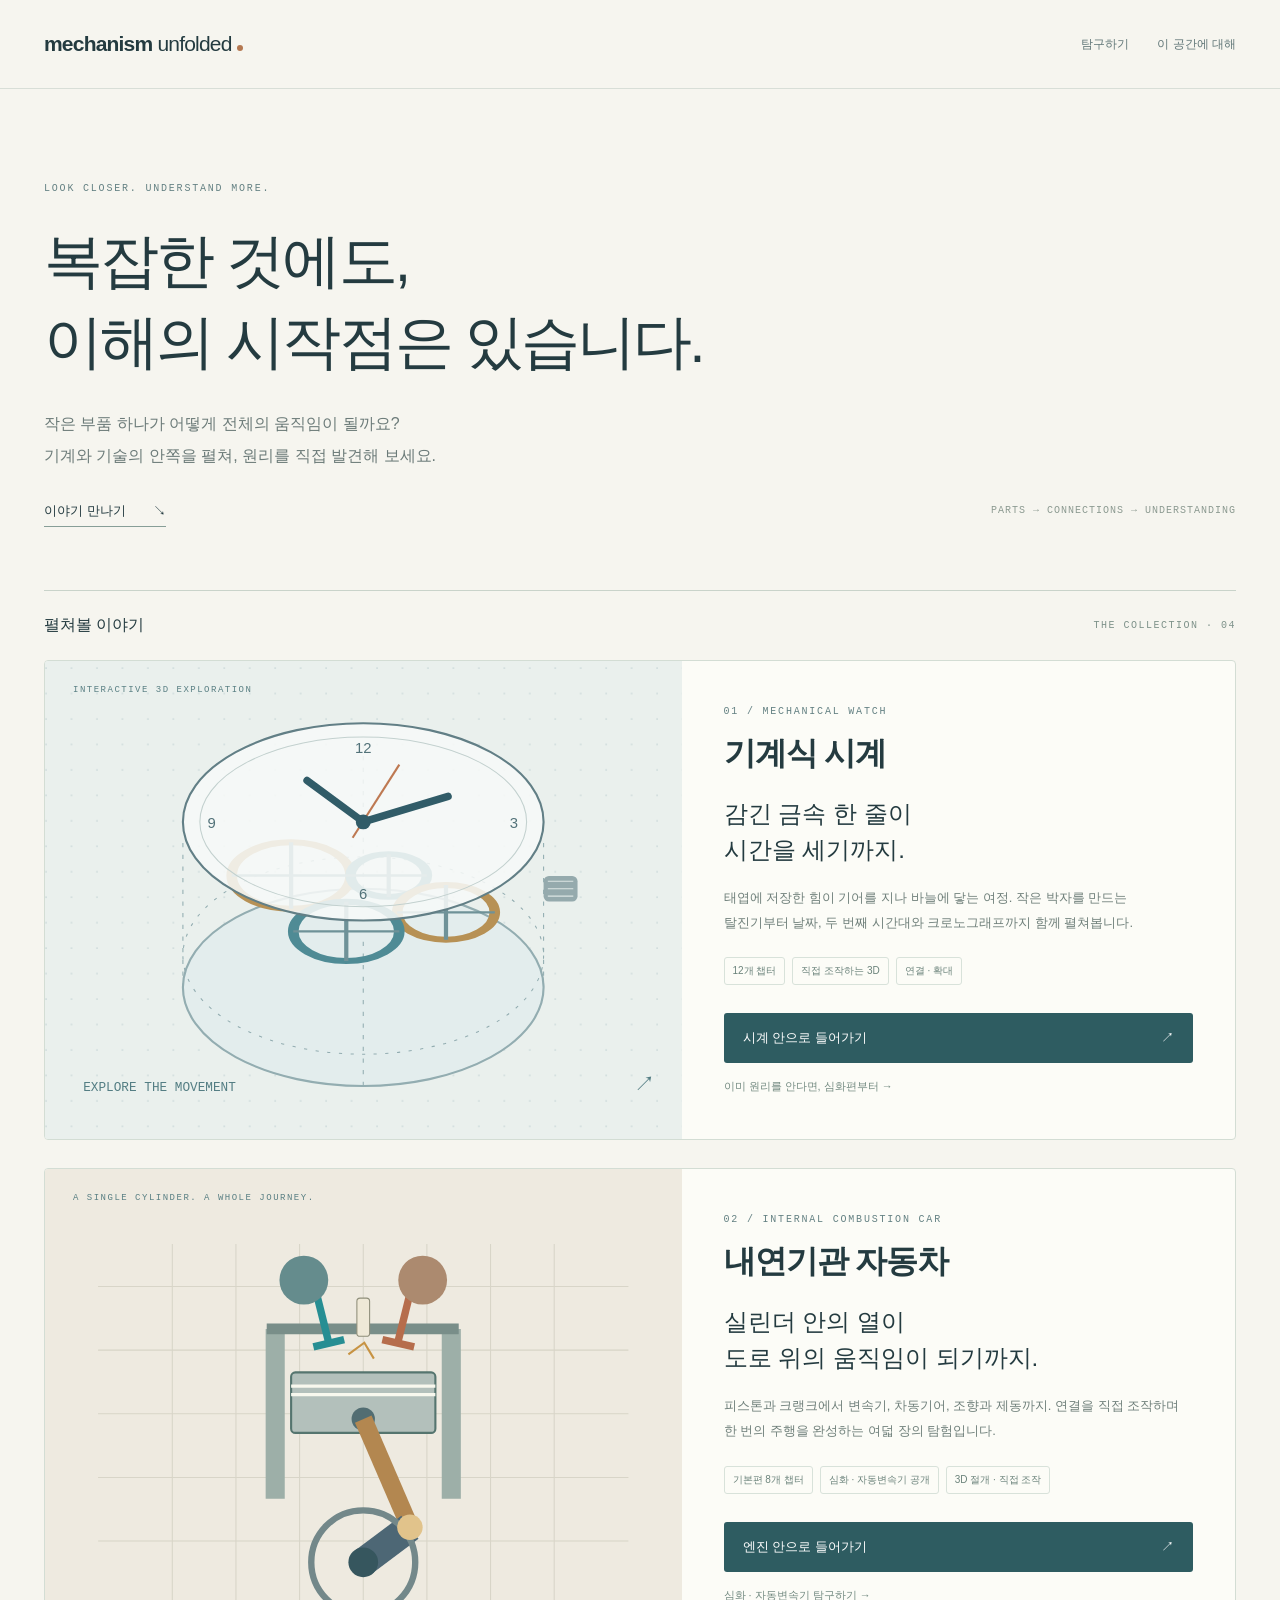
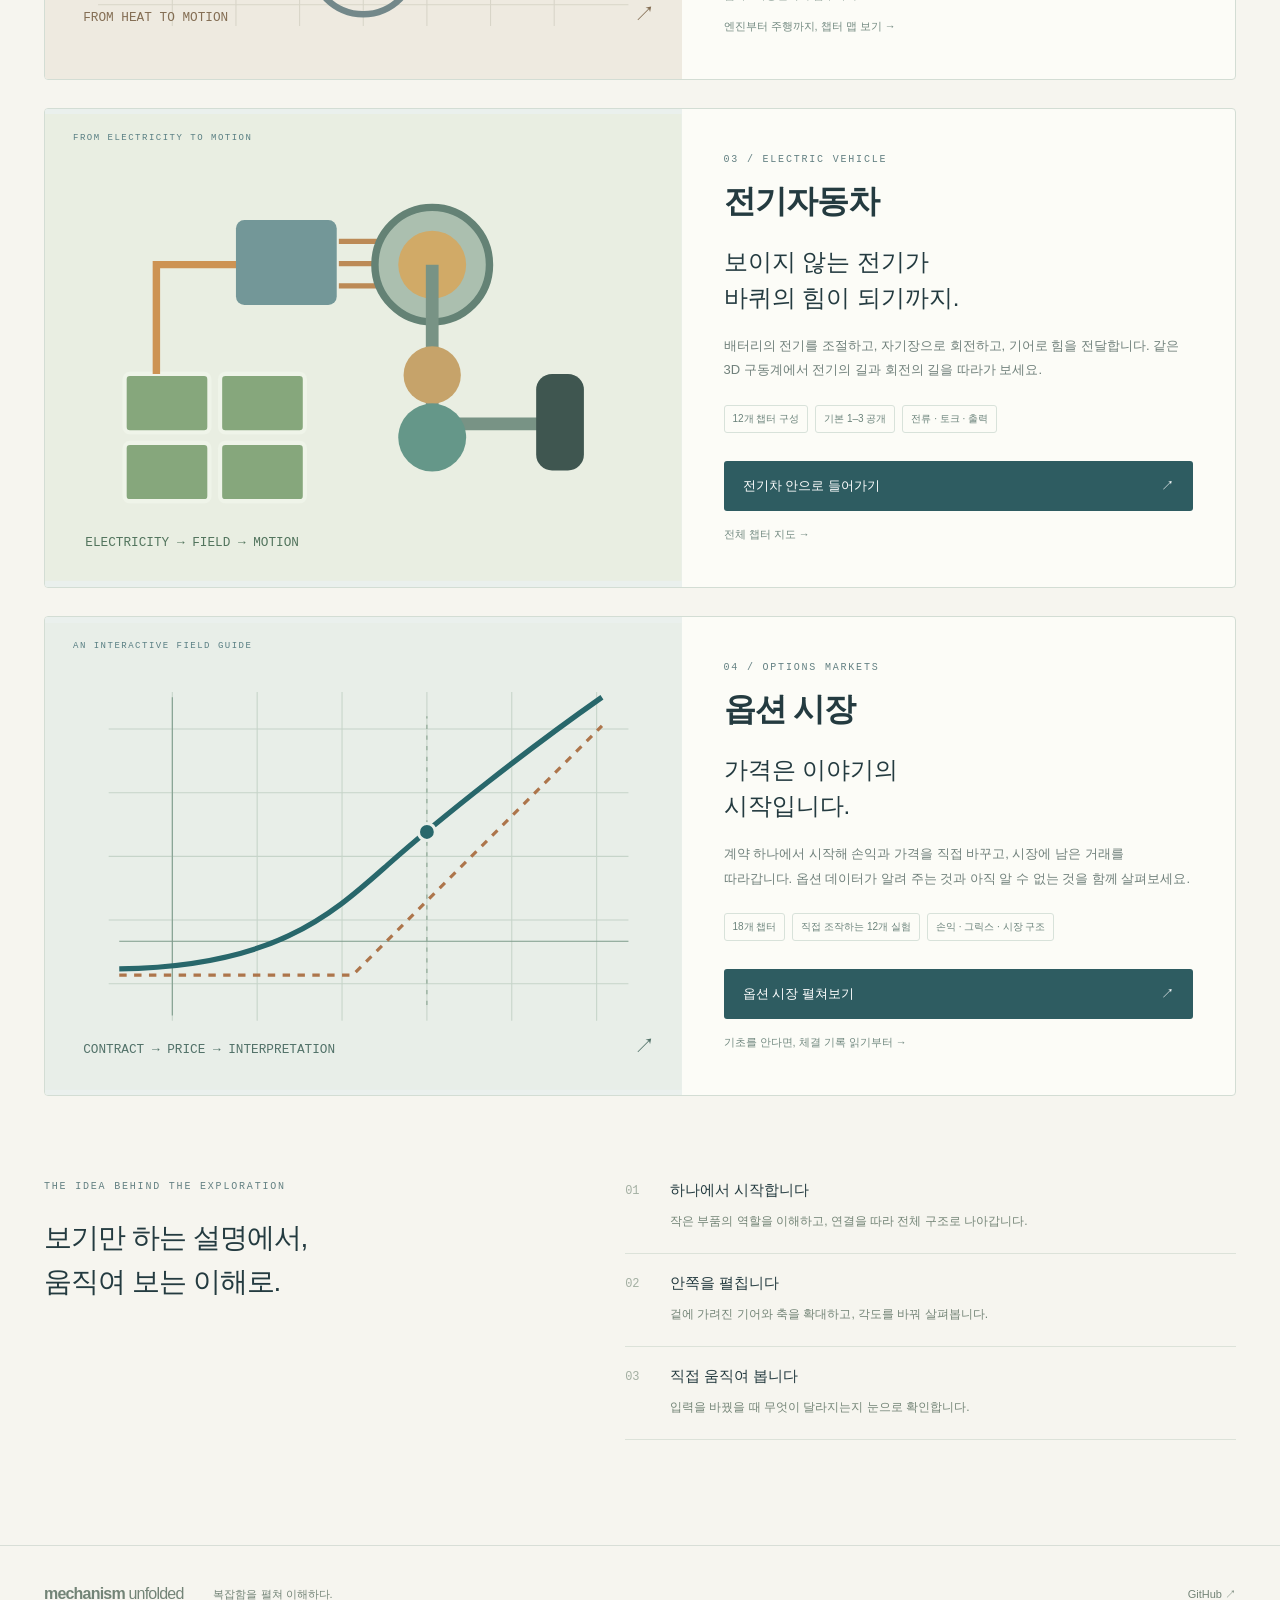
<file: index.html>
<!doctype html>
<html lang="ko"><head><meta charset="utf-8"><meta name="viewport" content="width=device-width,initial-scale=1"><meta name="description" content="복잡한 기계와 기술을 부품 하나부터 펼쳐 이해하는 인터랙티브 3D 라이브러리. 기계식 시계, 내연기관 자동차와 전기차를 탐구합니다."><title>Mechanism Unfolded — 복잡함을 펼쳐 이해하다</title><link rel="stylesheet" href="home.css?v=car-3"><script src="site-features.js?v=3"></script><script src="home.js" defer></script><style>[hidden]{display:none!important}</style></head>
<body><header class="site-header"><a class="wordmark" href="index.html">mechanism <span>unfolded</span><i></i></a><nav aria-label="메인 메뉴"><a href="#stories">탐구하기</a><a href="#approach">이 공간에 대해</a></nav></header>
<main><section class="hero"><div class="kicker">LOOK CLOSER. UNDERSTAND MORE.</div><h1>복잡한 것에도,<br>이해의 시작점은 있습니다.</h1><p>작은 부품 하나가 어떻게 전체의 움직임이 될까요?<br>기계와 기술의 안쪽을 펼쳐, 원리를 직접 발견해 보세요.</p><a class="text-link" href="#stories">이야기 만나기 <span>↘</span></a><div class="hero-index" aria-hidden="true">PARTS → CONNECTIONS → UNDERSTANDING</div></section>
<section id="stories" class="stories" aria-labelledby="stories-title"><div class="section-heading"><h2 id="stories-title">펼쳐볼 이야기</h2><span id="collectionCount">THE COLLECTION · 04</span></div>
<article class="story"><a class="story-art" href="watch.html" aria-label="기계식 시계 탐험 시작"><svg viewBox="0 0 600 440" role="img" aria-label="분리된 층 사이로 기어와 바늘의 연결을 보여주는 시계 일러스트"><defs><pattern id="grid" width="24" height="24" patternUnits="userSpaceOnUse"><circle cx="1" cy="1" r=".8" fill="#c9d7d8"/></pattern></defs><rect width="600" height="440" fill="url(#grid)"/><g fill="none" stroke="#93adb1"><ellipse cx="300" cy="302" rx="170" ry="93" fill="#e3eded" stroke-width="2"/><ellipse cx="300" cy="272" rx="170" ry="93" stroke-dasharray="3 8"/><path d="M130 302V162M470 302V162M300 209V69M300 395V255" stroke-dasharray="4 7"/></g><g transform="translate(300 210) scale(1 .56)" fill="none" stroke-width="10"><circle cx="-68" cy="-24" r="56" stroke="#b79155"/><circle cx="24" cy="-24" r="36" stroke="#4f8b95"/><circle cx="78" cy="38" r="46" stroke="#b79155"/><circle cx="-16" cy="70" r="50" stroke="#4f8b95"/><g stroke-width="4" stroke="#6f9298"><path d="M-124 -24H-12M-68 -80V32M-12 -24H60M24 -60V12M32 38H124M78 -8V84M-66 70H34M-16 20V120"/></g></g><ellipse cx="300" cy="146" rx="170" ry="93" fill="#f7faf8" fill-opacity=".87" stroke="#627f86" stroke-width="2"/><ellipse cx="300" cy="146" rx="154" ry="80" fill="none" stroke="#c3d1cf"/><g fill="#527279" font-family="sans-serif" font-size="14" text-anchor="middle"><text x="300" y="81">12</text><text x="442" y="152">3</text><text x="300" y="219">6</text><text x="157" y="152">9</text></g><path d="M300 146L247 107M300 146L380 122" fill="none" stroke="#315c68" stroke-width="7" stroke-linecap="round"/><path d="M290 161L334 92" stroke="#be7952" stroke-width="2"/><circle cx="300" cy="146" r="7" fill="#315c68"/><rect x="470" y="197" width="32" height="24" rx="5" fill="#95aaad"/><path d="M474 202H498M474 209H498M474 216H498" stroke="#dbe5e4"/><text x="36" y="400" fill="#537d83" font-size="12" font-family="monospace">EXPLORE THE MOVEMENT</text><text x="555" y="400" fill="#537d83" font-size="20">↗</text></svg><span class="art-label">INTERACTIVE 3D EXPLORATION</span></a>
<div class="story-copy"><div class="kicker">01 / MECHANICAL WATCH</div><h3><a href="watch.html">기계식 시계</a></h3><p class="story-deck">감긴 금속 한 줄이<br>시간을 세기까지.</p><p>태엽에 저장한 힘이 기어를 지나 바늘에 닿는 여정. 작은 박자를 만드는 탈진기부터 날짜, 두 번째 시간대와 크로노그래프까지 함께 펼쳐봅니다.</p><div class="tags"><span>12개 챕터</span><span>직접 조작하는 3D</span><span>연결 · 확대</span></div><a class="start" href="watch.html">시계 안으로 들어가기 <span>↗</span></a><a class="chapter-link" href="watch.html?lesson=8">이미 원리를 안다면, 심화편부터 →</a></div></article><article class="story car-story"><a class="story-art" href="car.html" aria-label="내연기관 자동차 탐험 시작"><svg viewBox="0 0 600 440" role="img" aria-label="실린더 절개 안의 피스톤과 커넥팅 로드, 크랭크를 보여주는 일러스트"><rect width="600" height="440" fill="#eeeae0"/><g fill="none" stroke="#d8d5c8" stroke-width="1"><path d="M50 90H550M50 150H550M50 210H550M50 270H550M50 330H550M50 390H550M120 50V410M180 50V410M240 50V410M300 50V410M360 50V410M420 50V410M480 50V410"/></g><path d="M217 130V290M383 130V290" fill="none" stroke="#9dafa8" stroke-width="18"/><path d="M209 130H390" stroke="#798e89" stroke-width="10"/><rect x="232" y="171" width="136" height="57" rx="4" fill="#b3c0bb" stroke="#55756f" stroke-width="2"/><path d="M232 184H368M232 192H368" stroke="#f8f8ee" stroke-width="3"/><circle cx="300" cy="215" r="11" fill="#526d72"/><path d="M300 215L344 317" stroke="#b38750" stroke-width="17"/><path d="M300 350L344 317" stroke="#4d6775" stroke-width="27"/><circle cx="300" cy="350" r="49" fill="none" stroke="#73888a" stroke-width="6"/><circle cx="344" cy="317" r="12" fill="#e1c38b"/><circle cx="300" cy="350" r="14" fill="#36565e"/><g stroke-width="7"><path d="M253 85L268 145" stroke="#278e93"/><path d="M347 85L332 145" stroke="#b66d4c"/><path d="M253 147L282 140" stroke="#278e93"/><path d="M318 140L348 147" stroke="#b66d4c"/></g><circle cx="244" cy="84" r="23" fill="#658c8d"/><circle cx="356" cy="84" r="23" fill="#ac8a6f"/><rect x="294" y="101" width="12" height="36" rx="3" fill="#efe9d7" stroke="#8f8e7a"/><path d="M286 154L301 143L310 158" stroke="#c79343" stroke-width="2" fill="none"/><text x="36" y="405" fill="#846e54" font-size="12" font-family="monospace">FROM HEAT TO MOTION</text><text x="555" y="405" fill="#846e54" font-size="20">↗</text></svg><span class="art-label">A SINGLE CYLINDER. A WHOLE JOURNEY.</span></a><div class="story-copy"><div class="kicker">02 / INTERNAL COMBUSTION CAR</div><h3><a href="car.html">내연기관 자동차</a></h3><p class="story-deck">실린더 안의 열이<br>도로 위의 움직임이 되기까지.</p><p>피스톤과 크랭크에서 변속기, 차동기어, 조향과 제동까지. 연결을 직접 조작하며 한 번의 주행을 완성하는 여덟 장의 탐험입니다.</p><div class="tags"><span>기본편 8개 챕터</span><span>심화 · 자동변속기 공개</span><span>3D 절개 · 직접 조작</span></div><a class="start" href="car.html">엔진 안으로 들어가기 <span>↗</span></a><a class="chapter-link" href="automatic.html">심화 · 자동변속기 탐구하기 →</a><a class="chapter-link" href="car.html#roadmap">엔진부터 주행까지, 챕터 맵 보기 →</a></div></article><article class="story ev-story"><a class="story-art" href="ev.html" aria-label="전기차 탐험 시작"><svg viewBox="0 0 600 440" role="img" aria-label="배터리에서 모터와 바퀴까지 이어지는 전기차 구동계"><rect width="600" height="440" fill="#e9eee2"/><g fill="#86a77c" stroke="#eff4e9" stroke-width="4"><rect x="75" y="245" width="80" height="55" rx="5"/><rect x="165" y="245" width="80" height="55" rx="5"/><rect x="75" y="310" width="80" height="55" rx="5"/><rect x="165" y="310" width="80" height="55" rx="5"/></g><path d="M105 245V142H205" fill="none" stroke="#cd9353" stroke-width="7"/><rect x="180" y="100" width="95" height="80" rx="8" fill="#739798"/><path d="M277 120H318M277 141H318M277 162H318" stroke="#bc8a56" stroke-width="5"/><circle cx="365" cy="142" r="54" fill="#abbfaf" stroke="#648275" stroke-width="7"/><circle cx="365" cy="142" r="32" fill="#d1aa67"/><path d="M365 142V292H492" fill="none" stroke="#789385" stroke-width="12"/><circle cx="365" cy="246" r="27" fill="#c6a36a"/><circle cx="365" cy="305" r="32" fill="#659789"/><rect x="463" y="245" width="45" height="91" rx="15" fill="#3f5650"/><text x="38" y="407" font-size="12" fill="#52745d" font-family="monospace">ELECTRICITY → FIELD → MOTION</text></svg><span class="art-label">FROM ELECTRICITY TO MOTION</span></a><div class="story-copy"><div class="kicker">03 / ELECTRIC VEHICLE</div><h3><a href="ev.html">전기자동차</a></h3><p class="story-deck">보이지 않는 전기가<br>바퀴의 힘이 되기까지.</p><p>배터리의 전기를 조절하고, 자기장으로 회전하고, 기어로 힘을 전달합니다. 같은 3D 구동계에서 전기의 길과 회전의 길을 따라가 보세요.</p><div class="tags"><span>12개 챕터 구성</span><span>기본 1–3 공개</span><span>전류 · 토크 · 출력</span></div><a class="start" href="ev.html">전기차 안으로 들어가기 <span>↗</span></a><a class="chapter-link" href="ev.html#map">전체 챕터 지도 →</a></div></article><article class="story options-story" lang="ko"><a class="story-art" href="options.html" aria-label="옵션 시장 탐구하기"><svg viewBox="0 0 600 440" role="img" aria-label="만기 전 옵션 가치 곡선과 만기 손익 그래프"><rect width="600" height="440" fill="#e8eee8"/><g fill="none" stroke="#c6d4c9"><path d="M60 100H550M60 160H550M60 220H550M60 280H550M60 340H550M120 65V375M200 65V375M280 65V375M360 65V375M440 65V375M520 65V375"/></g><path d="M70 300H550M120 370V70" stroke="#7e9a8b" fill="none"/><path d="M70 332H290L525 97" fill="none" stroke="#ad754b" stroke-width="3" stroke-dasharray="7 7"/><path d="M70 326C218 324 271 274 323 228S455 119 525 70" fill="none" stroke="#28676b" stroke-width="5"/><path d="M360 360V88" stroke="#88a38f" stroke-dasharray="4 6"/><circle cx="360" cy="197" r="8" fill="#28676b" stroke="#e8eee8" stroke-width="3"/><text x="36" y="405" fill="#527269" font-size="12" font-family="monospace">CONTRACT → PRICE → INTERPRETATION</text><text x="555" y="405" fill="#527269" font-size="20">↗</text></svg><span class="art-label">AN INTERACTIVE FIELD GUIDE</span></a><div class="story-copy"><div class="kicker">04 / OPTIONS MARKETS</div><h3><a href="options.html">옵션 시장</a></h3><p class="story-deck">가격은 이야기의<br>시작입니다.</p><p>계약 하나에서 시작해 손익과 가격을 직접 바꾸고, 시장에 남은 거래를 따라갑니다. 옵션 데이터가 알려 주는 것과 아직 알 수 없는 것을 함께 살펴보세요.</p><div class="tags"><span>18개 챕터</span><span>직접 조작하는 12개 실험</span><span>손익 · 그릭스 · 시장 구조</span></div><a class="start" href="options.html">옵션 시장 펼쳐보기 <span>↗</span></a><a class="chapter-link" href="options.html#tape">기초를 안다면, 체결 기록 읽기부터 →</a></div></article><article class="story" data-feature="firearms" hidden><a class="story-art" href="firearms.html" aria-label="총기의 변천사 탐구하기"><svg viewBox="0 0 600 440" role="img" aria-label="불씨에서 기계적 점화로 이어지는 개념 일러스트"><rect width="600" height="440" fill="#eae4d6"/><g fill="none" stroke="#bcae90"><circle cx="300" cy="210" r="135"/><circle cx="300" cy="210" r="100" stroke-dasharray="3 8"/><path d="M100 210H500"/></g><g fill="#8a674e"><rect x="150" y="221" width="265" height="20" rx="8"/><path d="M110 216H175V245L110 261Z"/></g><rect x="175" y="205" width="305" height="14" rx="6" fill="#697d7a"/><circle cx="230" cy="205" r="21" fill="#b88f52"/><path d="M230 172L218 146L241 157L254 131L250 169" fill="none" stroke="#a86d3d" stroke-width="3"/><text x="40" y="62" font-family="monospace" font-size="12" fill="#7f6448">FIRE · MECHANISM · HISTORY</text><text x="40" y="400" font-family="monospace" font-size="12" fill="#7f6448">TWELVE QUESTIONS, MANY PATHS</text><text x="552" y="400" fill="#7f6448" font-size="20">↗</text></svg><span class="art-label">A HISTORY OF CHANGING IDEAS</span></a><div class="story-copy"><div class="kicker">05 / FIREARMS THROUGH HISTORY</div><h3><a href="firearms.html">총기의 변천사</a></h3><p class="story-deck">불씨 하나에서,<br>여러 설계의 갈림길까지.</p><p>이전 방식의 어떤 문제를 해결하려 했을까요? 초기 화기부터 점화 방식의 변화까지, 역사적 배경과 원리를 비교하는 인터랙티브 전시입니다.</p><div class="tags"><span>12장 구성 · 첫 4장 공개</span><span>3D 외형 관찰</span><span>역사 · 원리 비교</span></div><a class="start" href="firearms.html">변화의 이야기 시작하기 <span>↗</span></a><a class="chapter-link" href="firearms.html#map">열두 장 챕터 맵 보기 →</a></div></article></section>
<section id="approach" class="approach"><div><div class="kicker">THE IDEA BEHIND THE EXPLORATION</div><h2>보기만 하는 설명에서,<br>움직여 보는 이해로.</h2></div><div class="principles"><article><span>01</span><h3>하나에서 시작합니다</h3><p>작은 부품의 역할을 이해하고, 연결을 따라 전체 구조로 나아갑니다.</p></article><article><span>02</span><h3>안쪽을 펼칩니다</h3><p>겉에 가려진 기어와 축을 확대하고, 각도를 바꿔 살펴봅니다.</p></article><article><span>03</span><h3>직접 움직여 봅니다</h3><p>입력을 바꿨을 때 무엇이 달라지는지 눈으로 확인합니다.</p></article></div></section>
</main><footer><a class="wordmark" href="index.html">mechanism <span>unfolded</span></a><p>복잡함을 펼쳐 이해하다.</p><a href="https://github.com/bjo/mechanism-unfolded">GitHub ↗</a></footer></body></html>
</file>
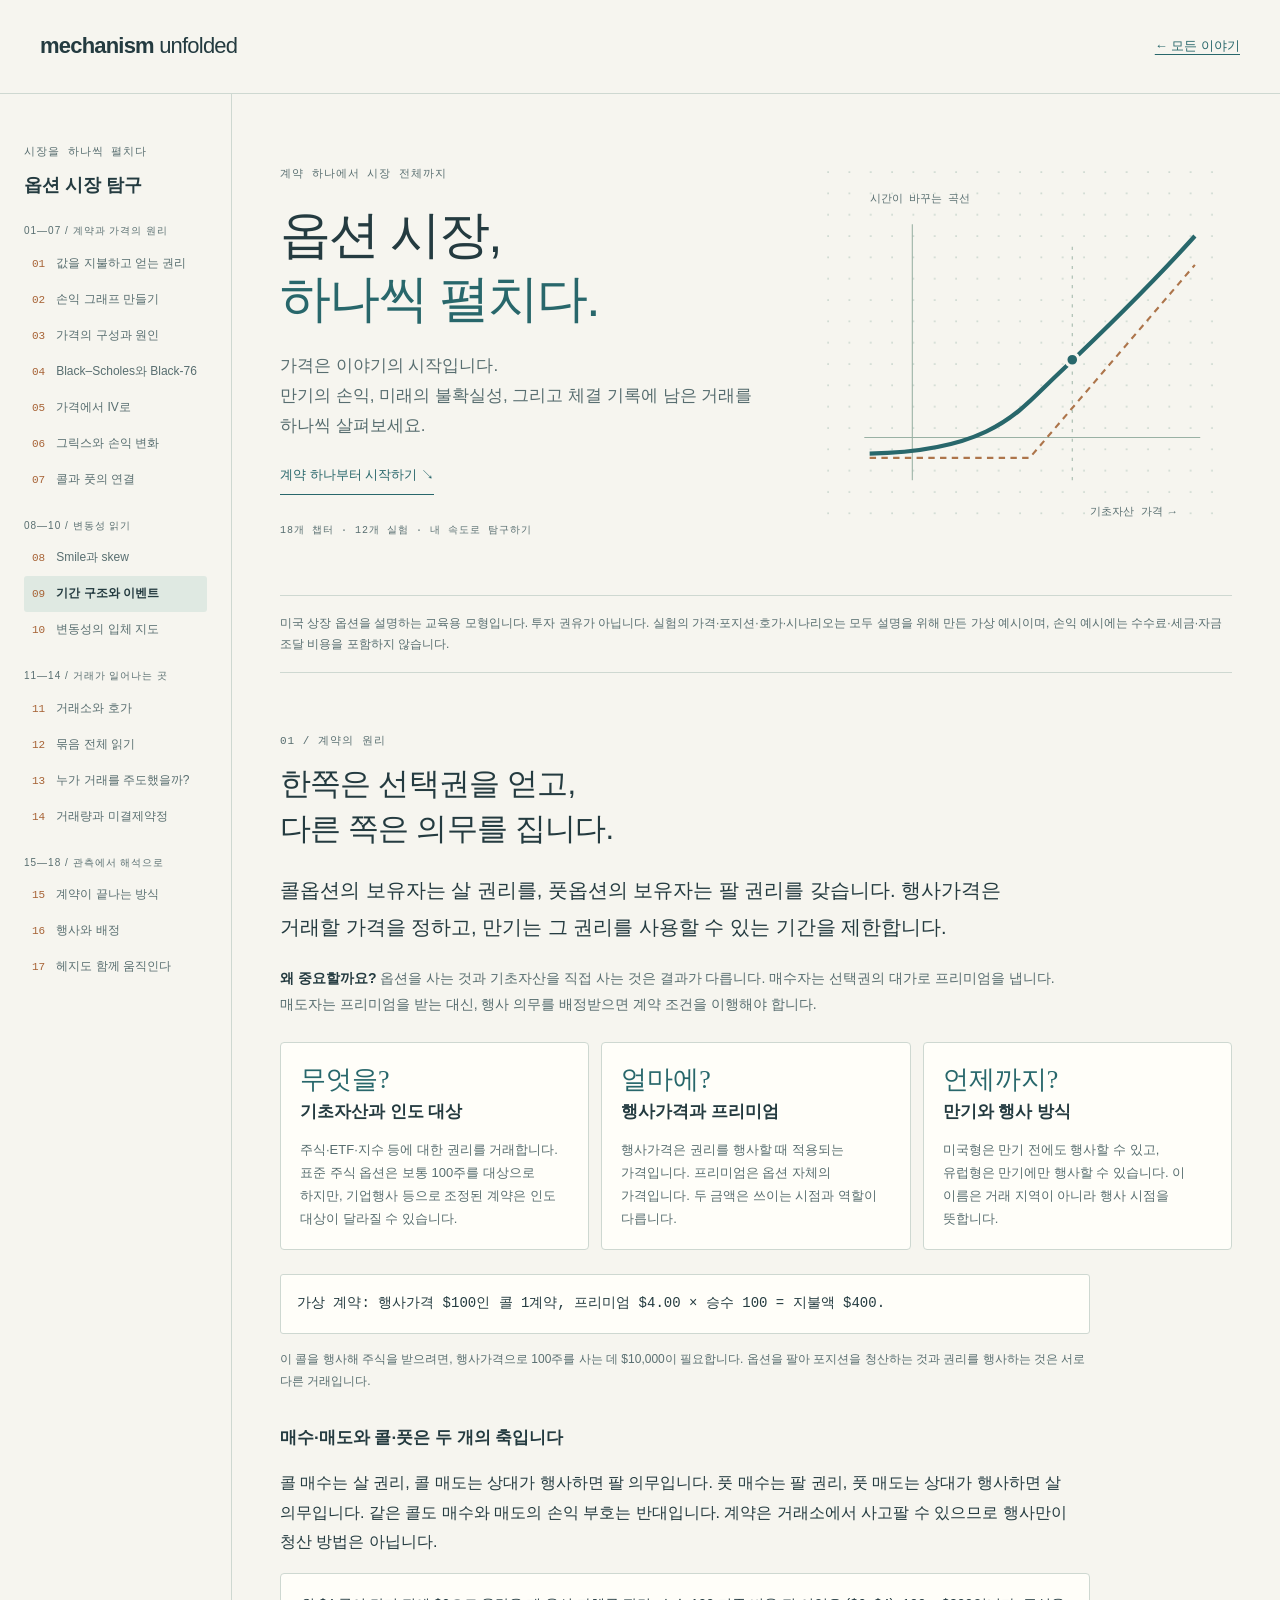
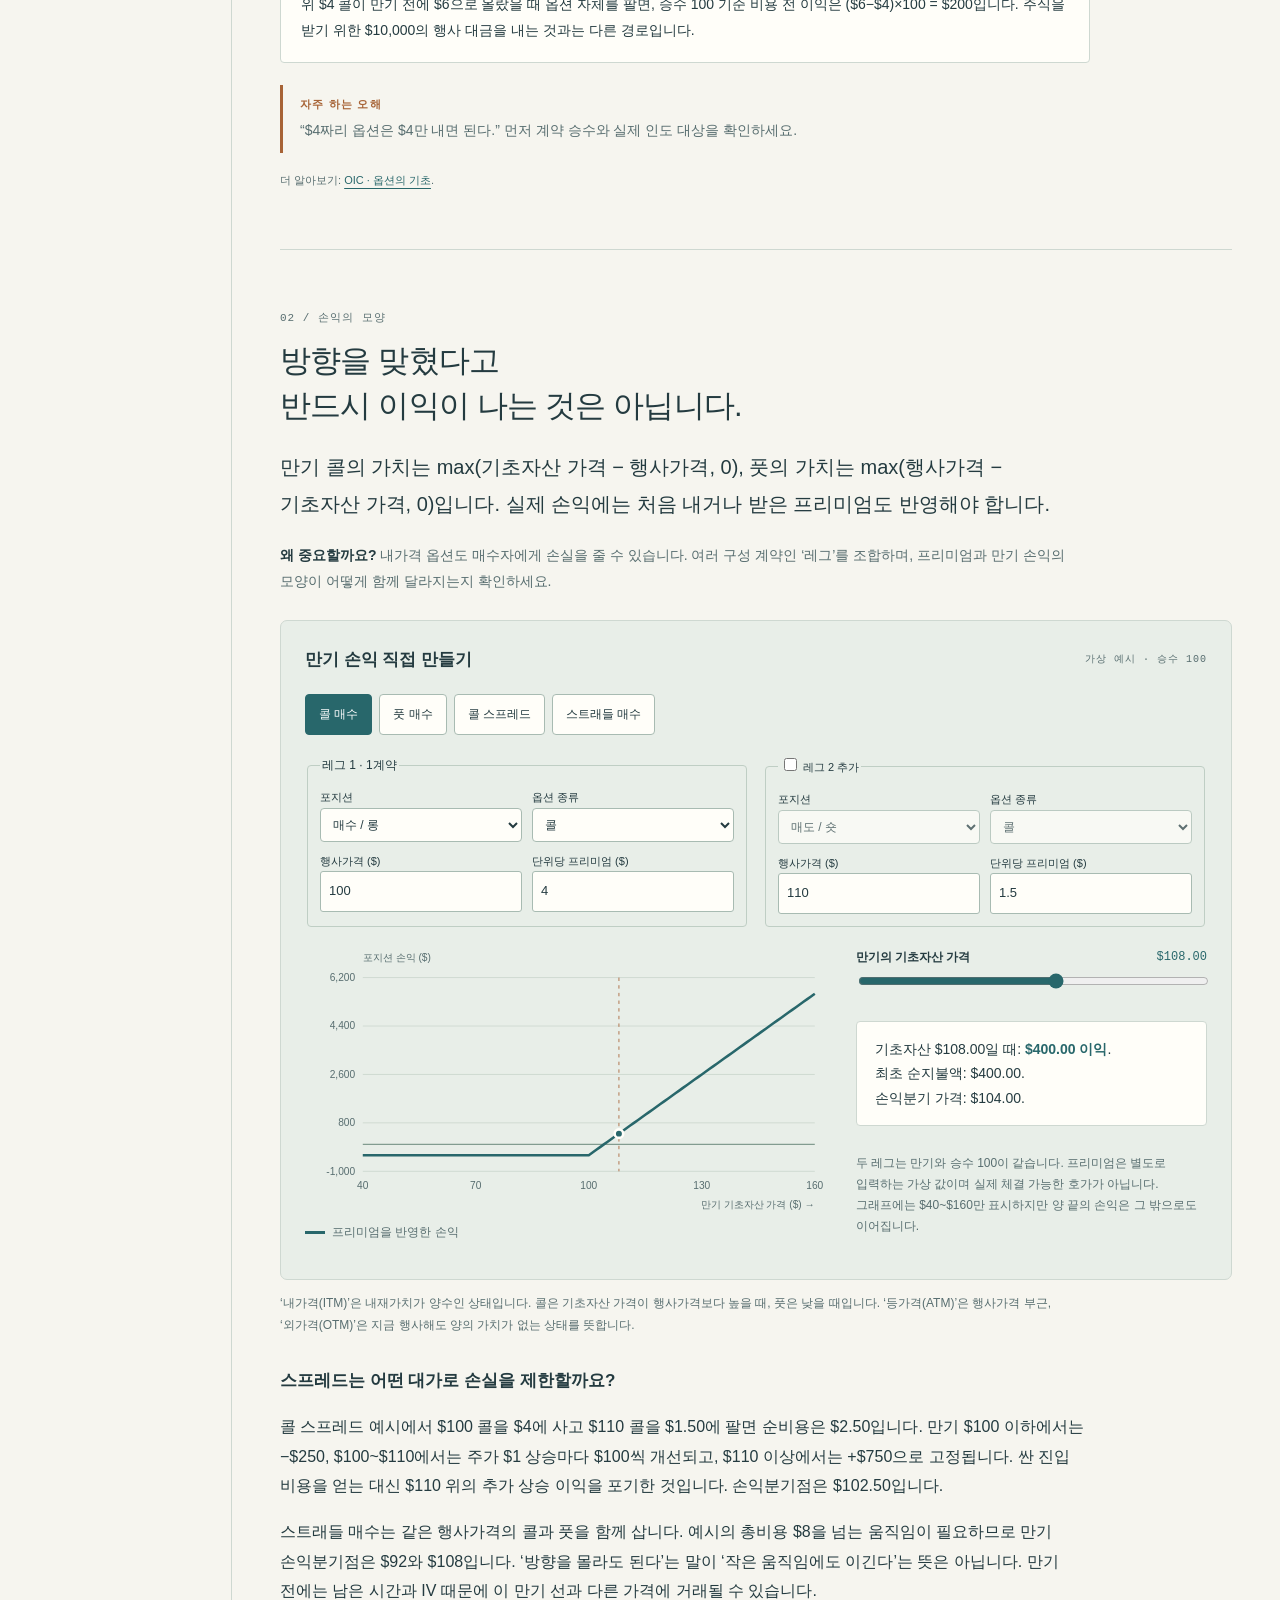
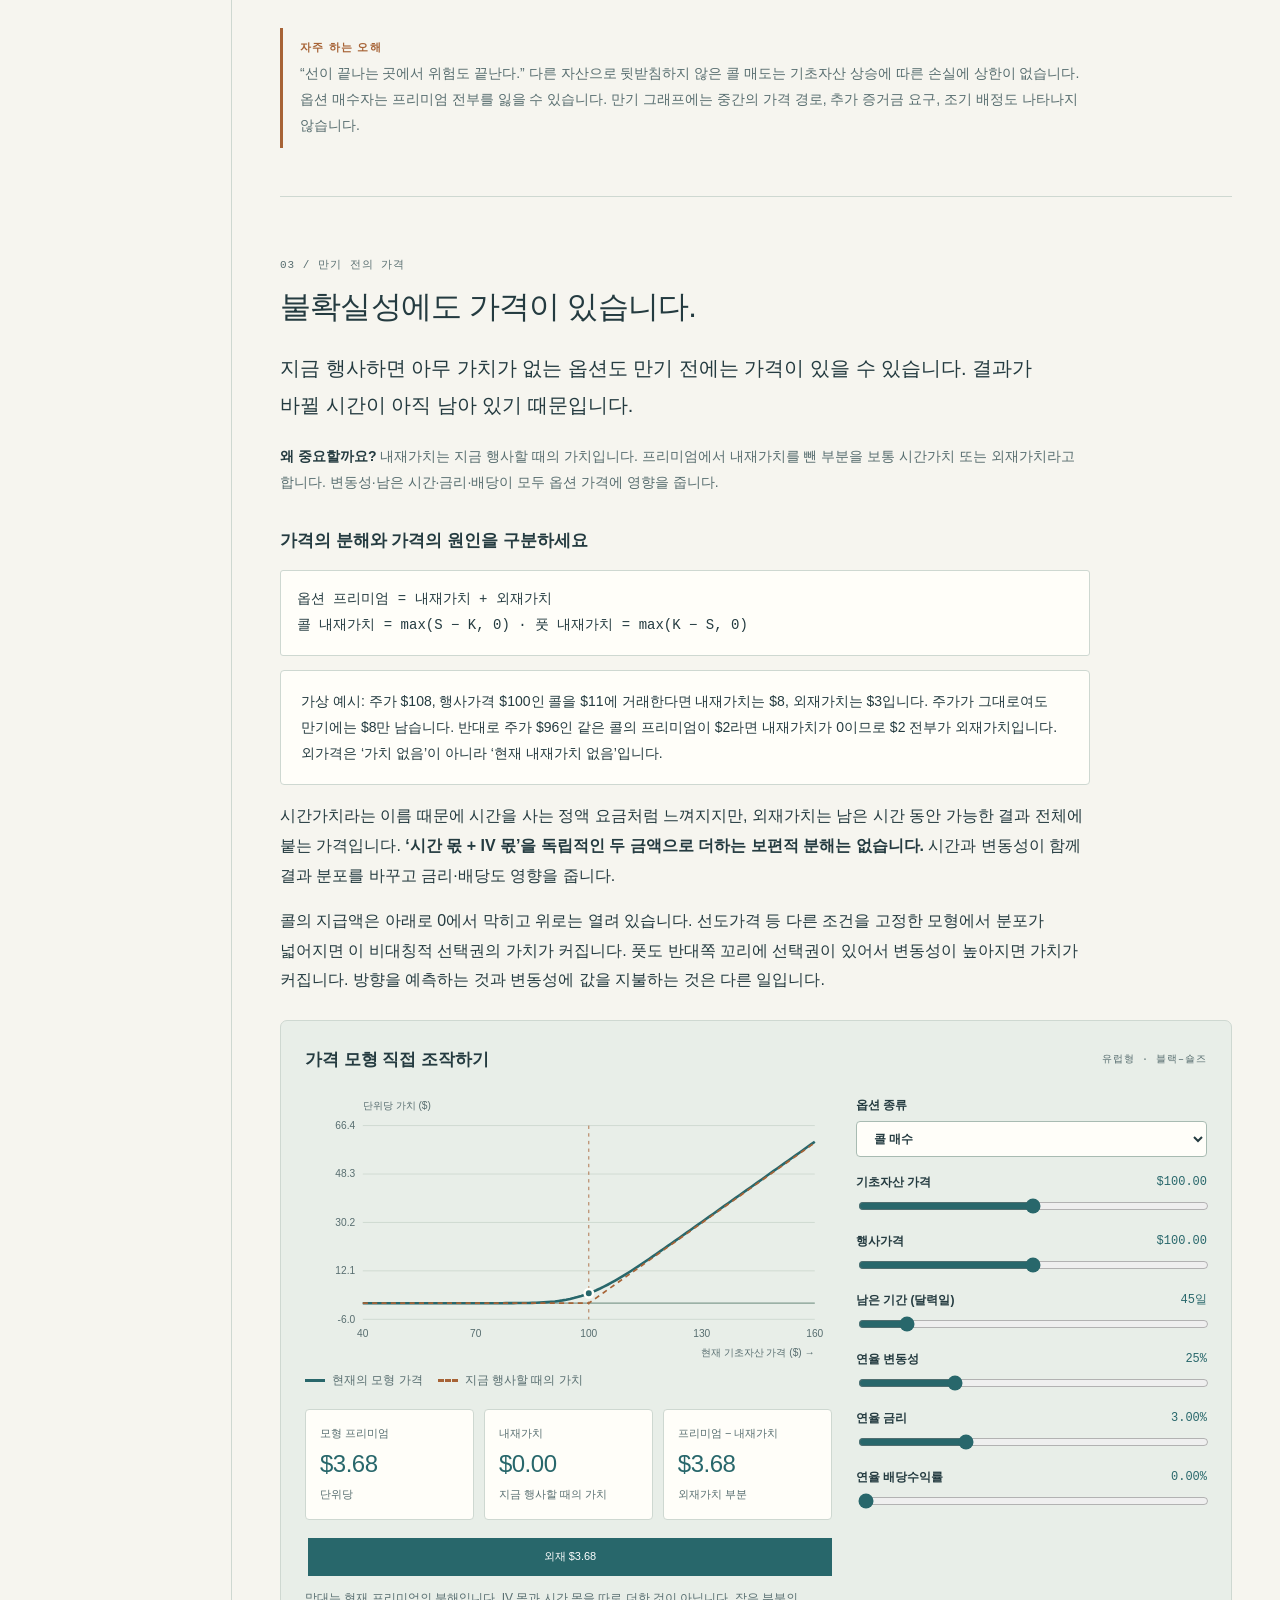
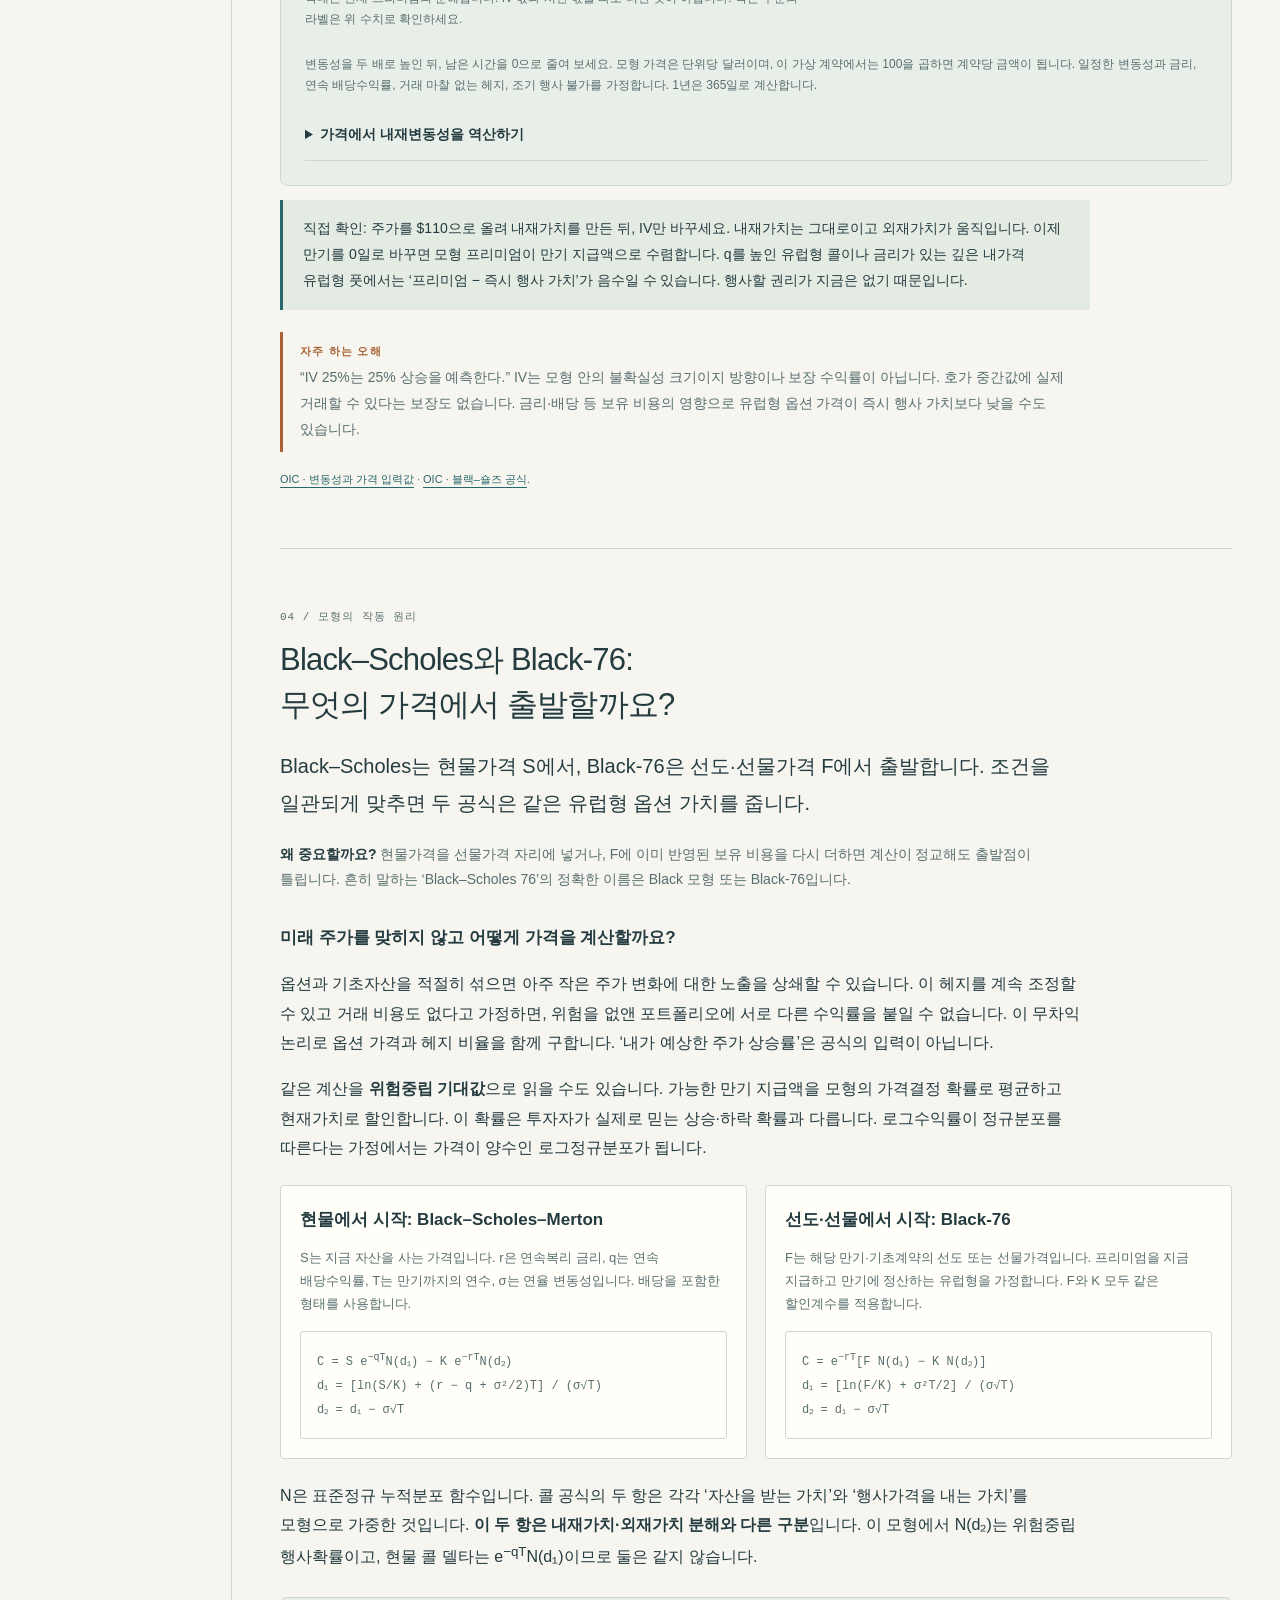
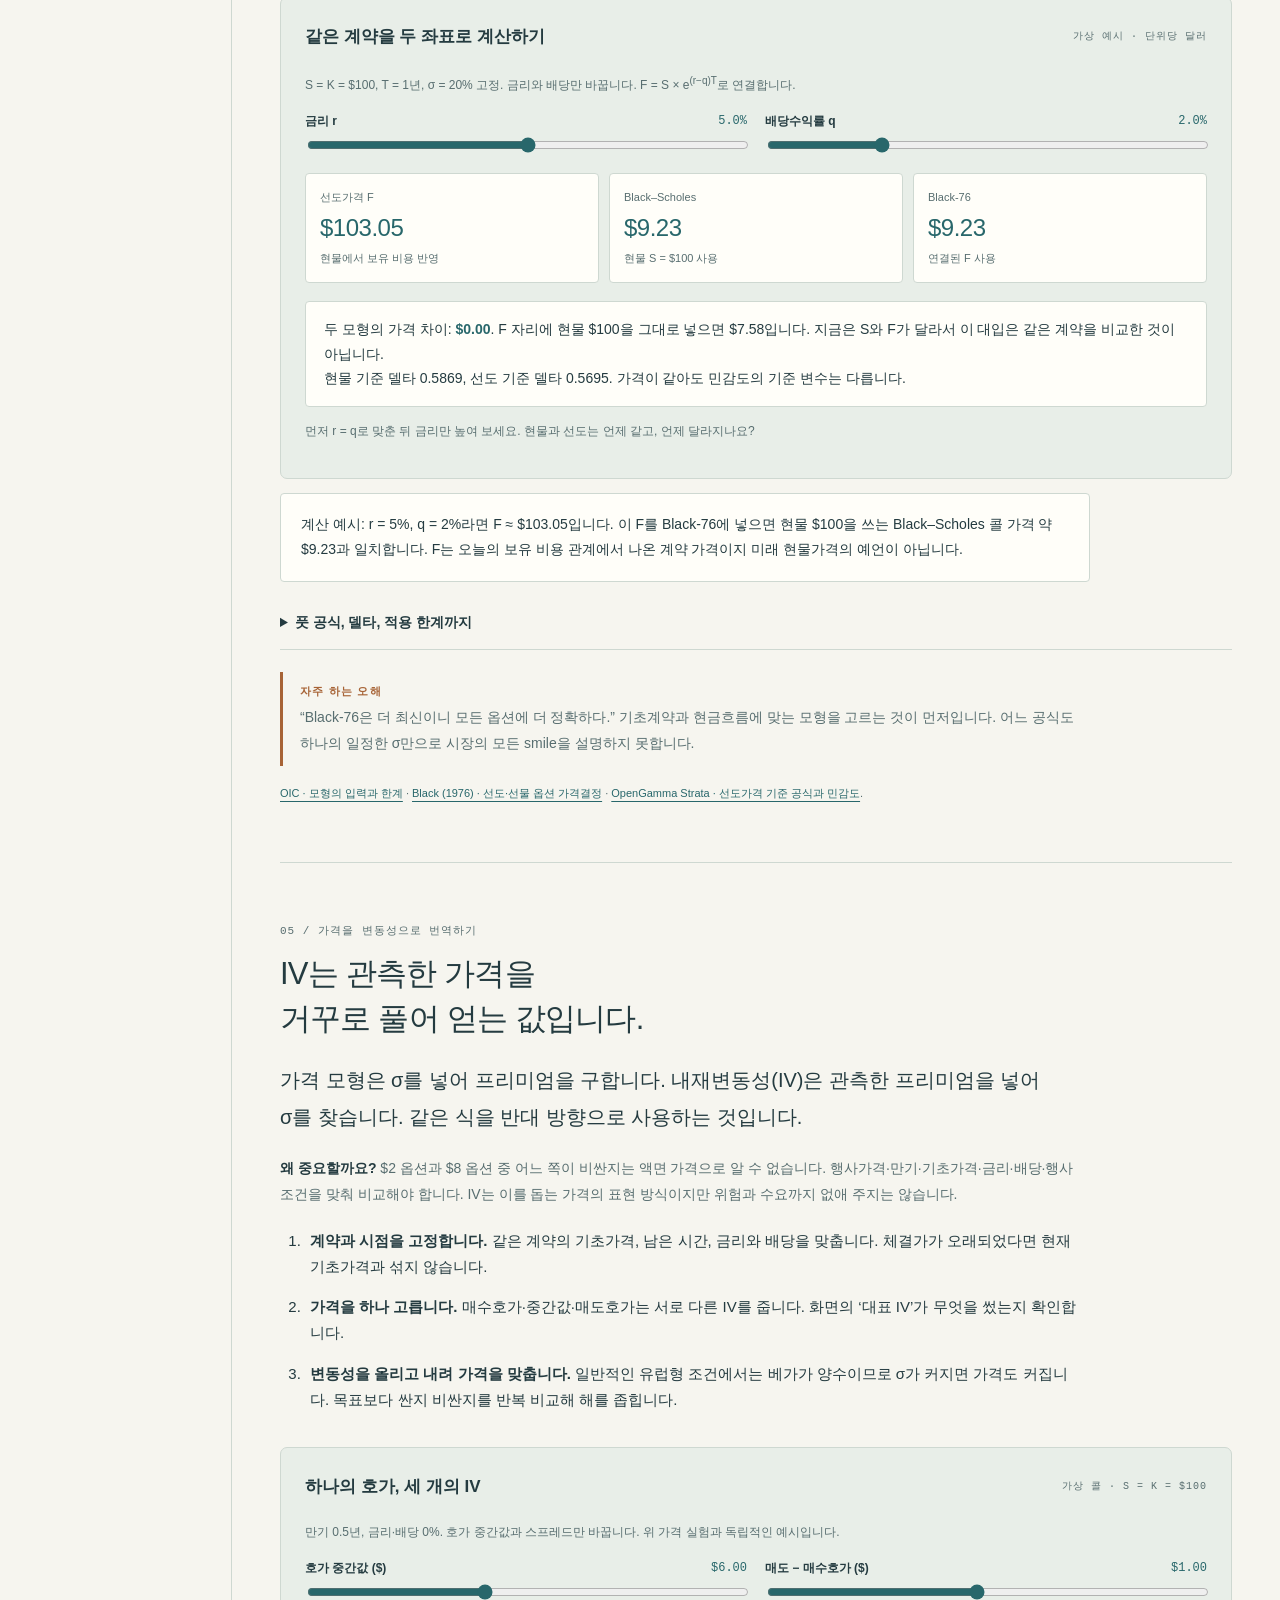
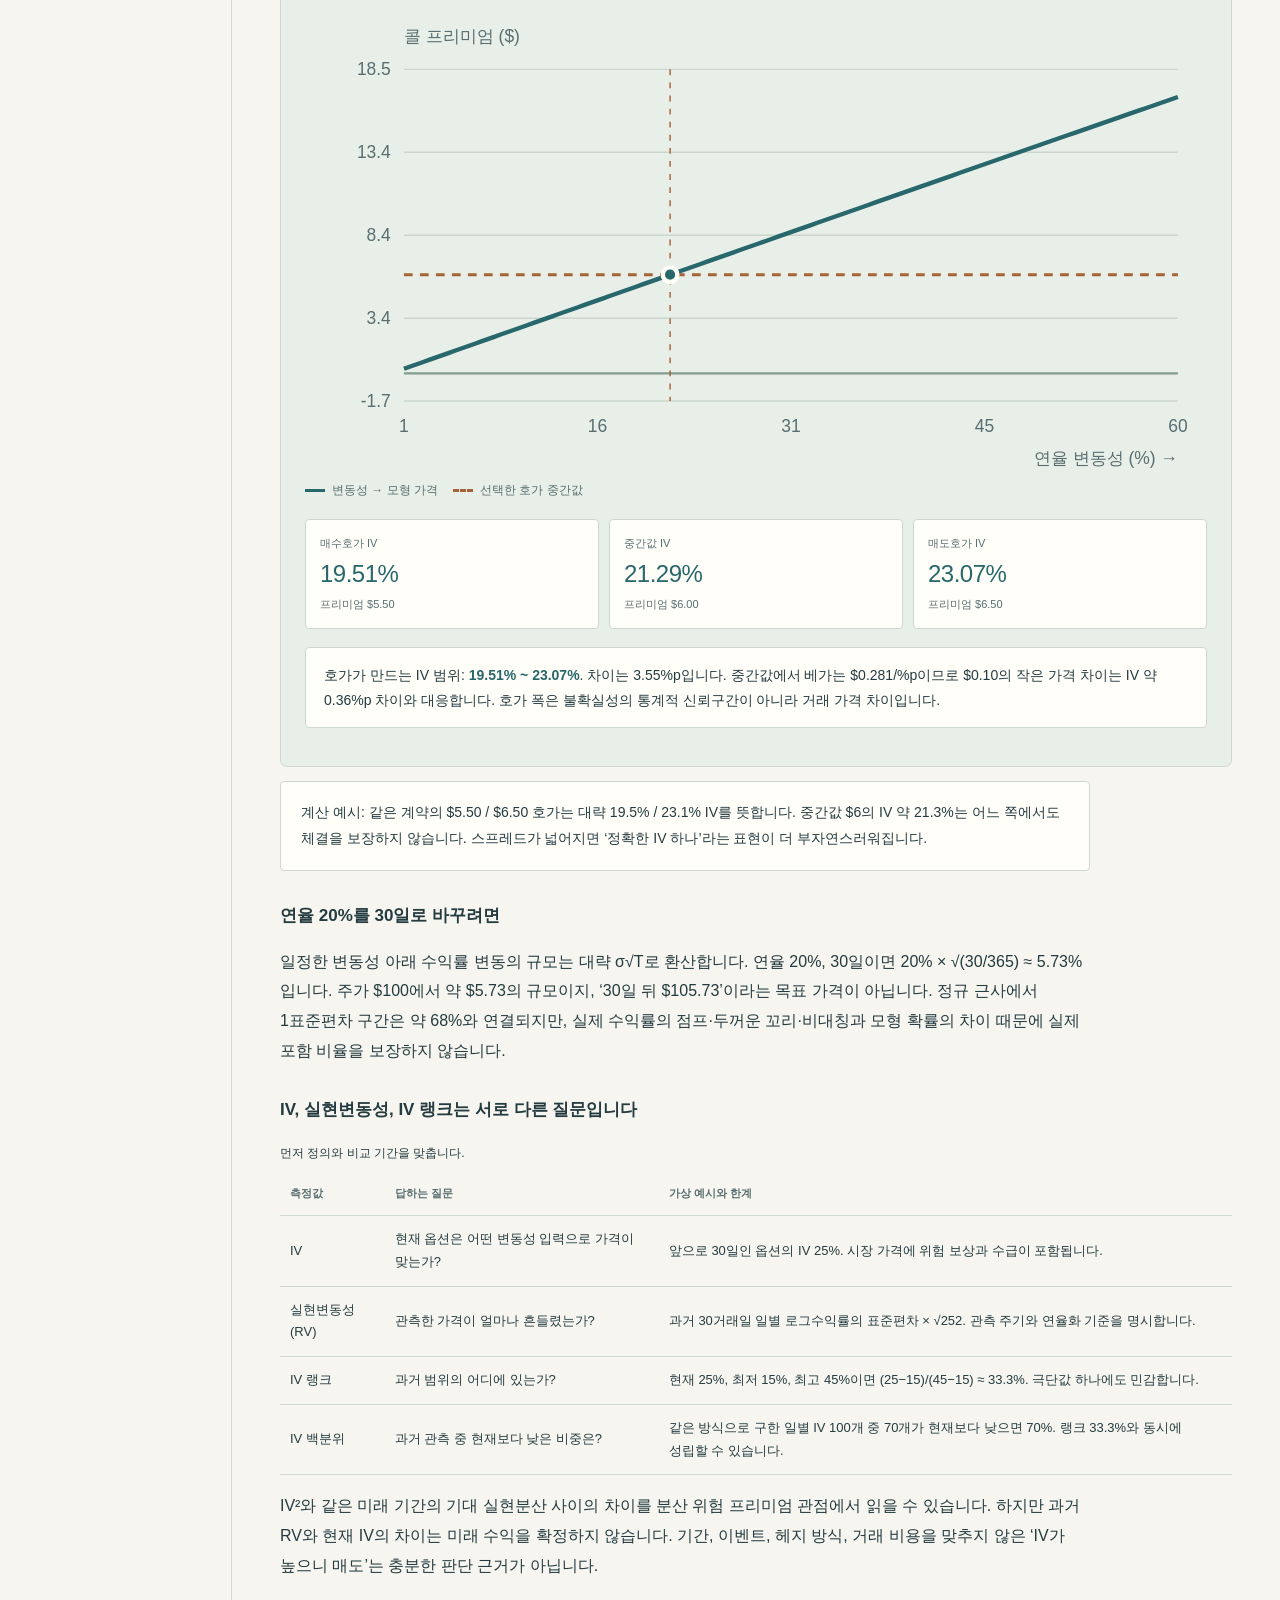
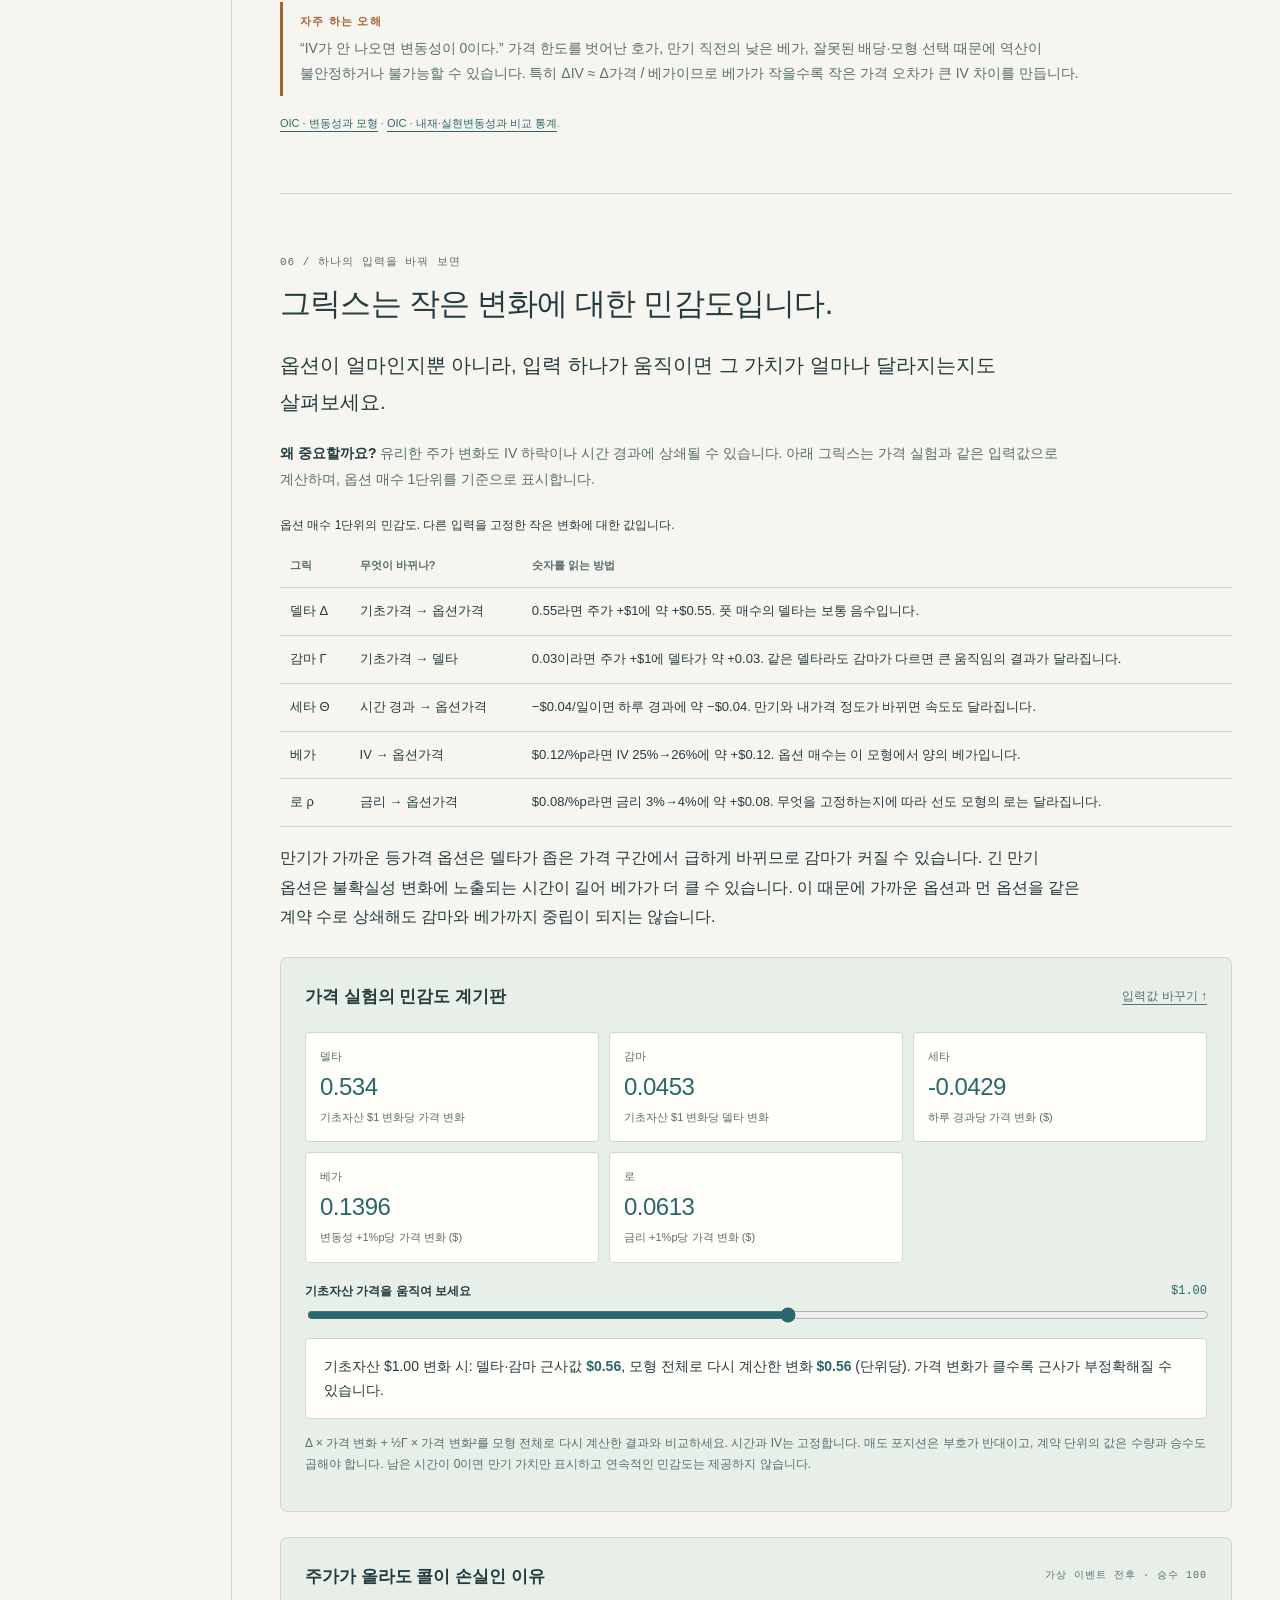
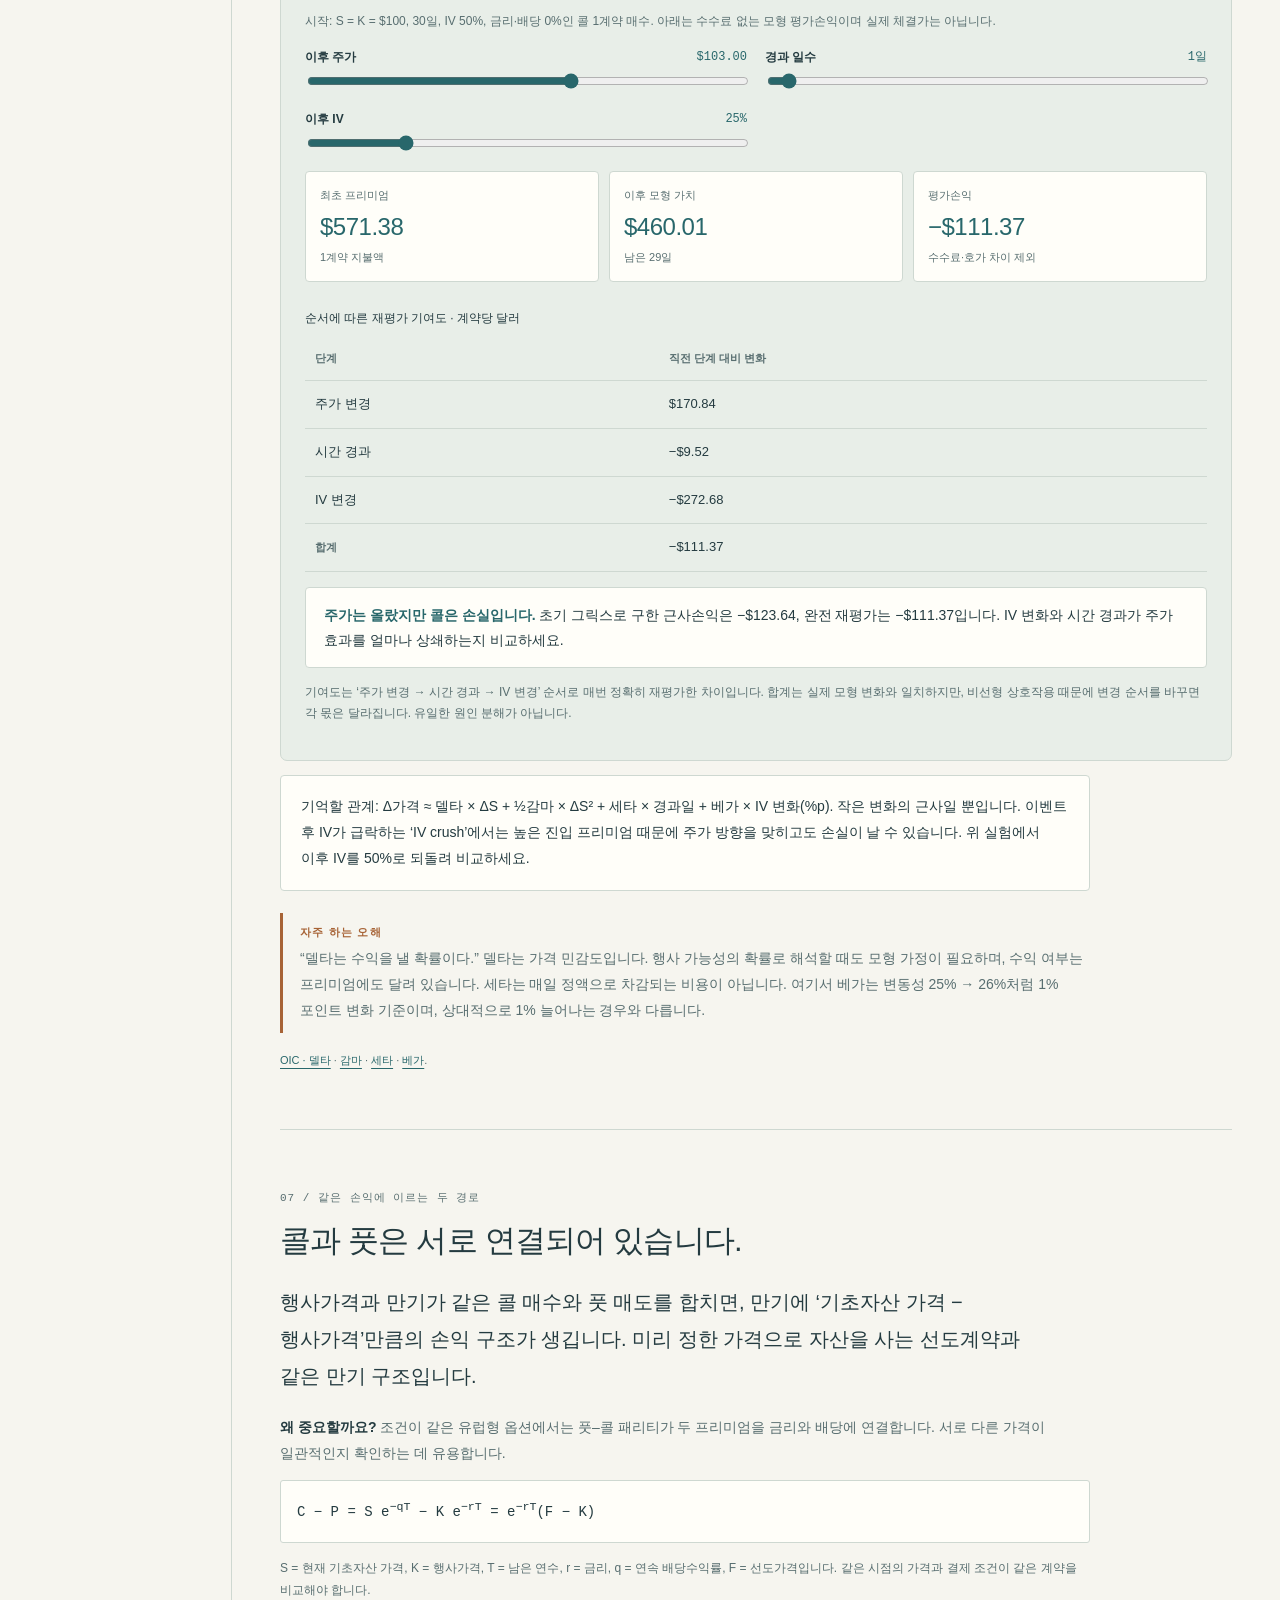
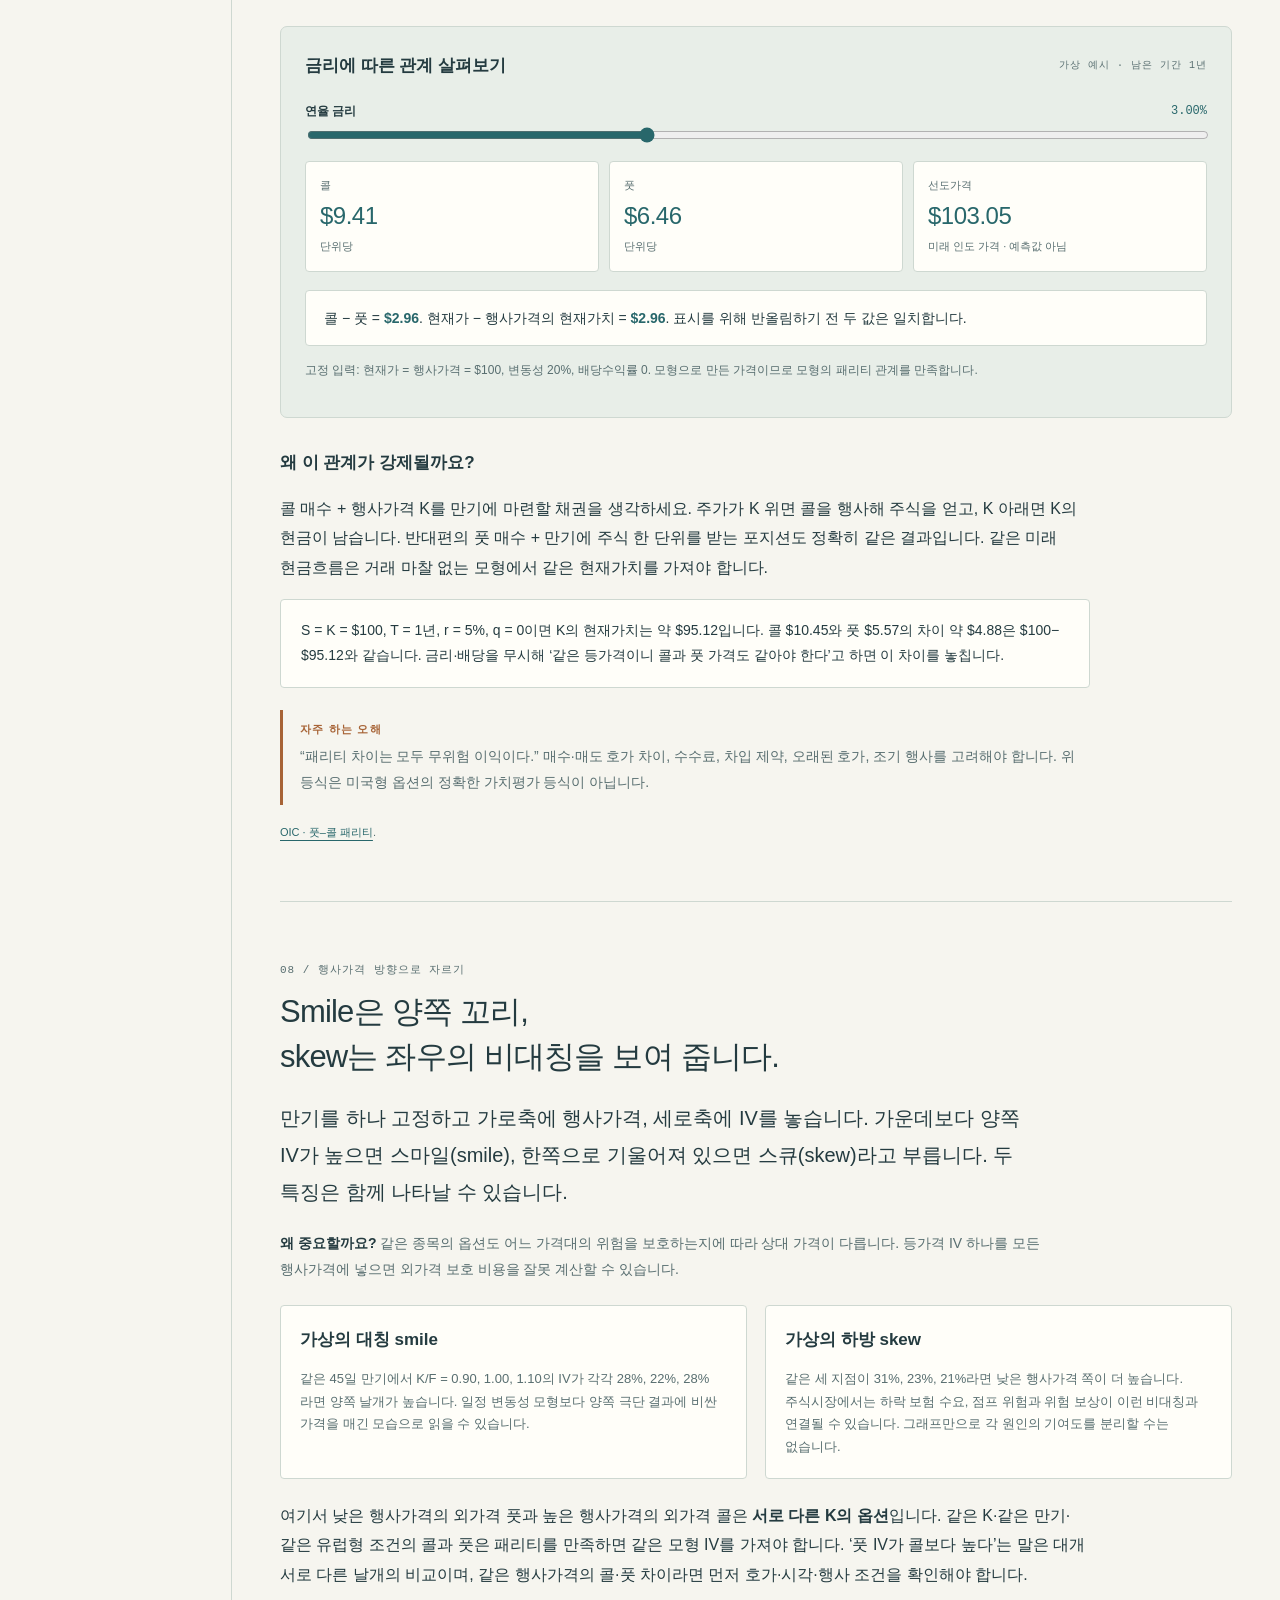
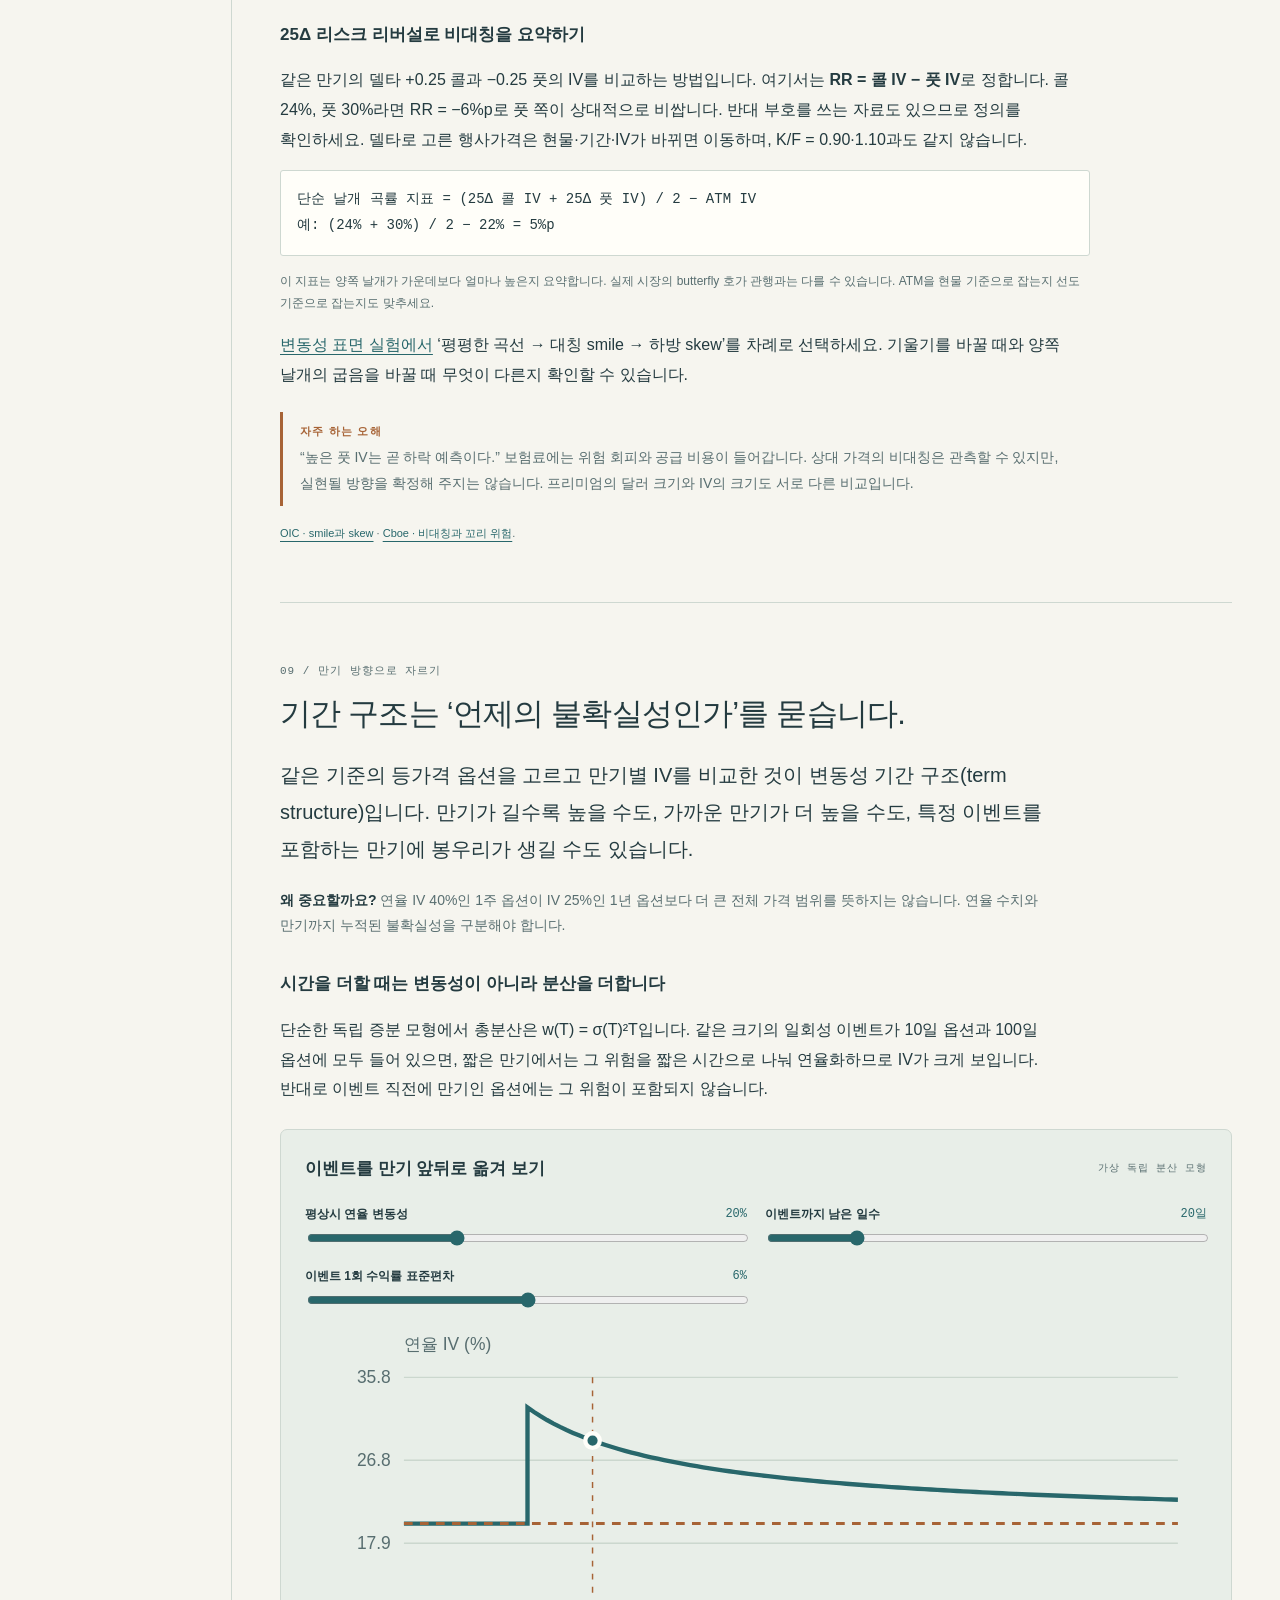
<file: options.html>
<!doctype html>
<html lang="ko">
<head>
  <meta charset="utf-8">
  <meta name="viewport" content="width=device-width,initial-scale=1">
  <meta name="description" content="손익 그래프, 옵션 가격과 그릭스, 체결 기록을 직접 조작하며 배우는 옵션 시장 탐구. 관측된 사실과 가정을 구분해 봅니다.">
  <title>옵션 시장 — Mechanism Unfolded</title>
  <link rel="stylesheet" href="options.css?v=depth-2">
  <script src="options-math.js?v=depth-2" defer></script>
  <script src="options-app.js?v=depth-2" defer></script>
</head>
<body>
<a class="skip" href="#main">학습 내용으로 바로 가기</a>
<header class="site-header"><a class="brand" href="index.html">mechanism <span>unfolded</span></a><a href="index.html#stories">← 모든 이야기</a></header>
<div class="page">
<nav class="contents" aria-label="옵션 학습 목차"><div>
  <p class="eyebrow">시장을 하나씩 펼치다</p><h2>옵션 시장 탐구</h2>
  <div class="nav-links"><small>01—07 / 계약과 가격의 원리</small><a href="#contract"><b>01</b> 값을 지불하고 얻는 권리</a><a href="#payoff"><b>02</b> 손익 그래프 만들기</a><a href="#pricing"><b>03</b> 가격의 구성과 원인</a><a href="#models"><b>04</b> Black–Scholes와 Black-76</a><a href="#iv"><b>05</b> 가격에서 IV로</a><a href="#greeks"><b>06</b> 그릭스와 손익 변화</a><a href="#parity"><b>07</b> 콜과 풋의 연결</a><small>08—10 / 변동성 읽기</small><a href="#smile"><b>08</b> Smile과 skew</a><a href="#term"><b>09</b> 기간 구조와 이벤트</a><a href="#surface"><b>10</b> 변동성의 입체 지도</a><small>11—14 / 거래가 일어나는 곳</small><a href="#market"><b>11</b> 거래소와 호가</a><a href="#packages"><b>12</b> 묶음 전체 읽기</a><a href="#tape"><b>13</b> 누가 거래를 주도했을까?</a><a href="#interest"><b>14</b> 거래량과 미결제약정</a><small>15—18 / 관측에서 해석으로</small><a href="#settlement"><b>15</b> 계약이 끝나는 방식</a><a href="#exercise"><b>16</b> 행사와 배정</a><a href="#hedging"><b>17</b> 헤지도 함께 움직인다</a><a href="#evidence"><b>18</b> 해석 전에 확인할 것</a></div>
</div></nav>
<main id="main">
<section class="hero" aria-labelledby="title"><div><p class="eyebrow">계약 하나에서 시장 전체까지</p><h1>옵션 시장,<br><em>하나씩 펼치다.</em></h1><p class="deck">가격은 이야기의 시작입니다.<br>만기의 손익, 미래의 불확실성, 그리고 체결 기록에 남은 거래를 하나씩 살펴보세요.</p><a class="hero-link" href="#contract">계약 하나부터 시작하기 <span aria-hidden="true">↘</span></a><p class="meta">18개 챕터 · 12개 실험 · 내 속도로 탐구하기</p></div>
<svg viewBox="0 0 380 340" role="img" aria-label="만기 손익의 꺾인 선 위로 휘어지는 만기 전 옵션 가치 곡선"><defs><pattern id="dots" width="20" height="20" patternUnits="userSpaceOnUse"><circle cx="1" cy="1" r=".8" fill="#bdcec4"/></pattern></defs><rect width="380" height="340" fill="url(#dots)"/><path d="M35 250H350M80 290V50" stroke="#99b1a4" fill="none"/><path d="M40 269H190L345 88" fill="none" stroke="#ad754b" stroke-width="2" stroke-dasharray="6 5"/><path d="M40 265C155 263 180 225 215 192S300 111 345 61" fill="none" stroke="#28676b" stroke-width="4"/><path d="M230 290V65" stroke="#a4b9ac" stroke-dasharray="3 6"/><circle cx="230" cy="177" r="6" fill="#28676b" stroke="#f6f5ef" stroke-width="3"/><text x="40" y="29" font-family="monospace" font-size="10" fill="#586e70">시간이 바꾸는 곡선</text><text x="247" y="323" font-family="monospace" font-size="10" fill="#586e70">기초자산 가격 →</text></svg>
</section>
<p class="scope">미국 상장 옵션을 설명하는 교육용 모형입니다. 투자 권유가 아닙니다. 실험의 가격·포지션·호가·시나리오는 모두 설명을 위해 만든 가상 예시이며, 손익 예시에는 수수료·세금·자금 조달 비용을 포함하지 않습니다.</p>
<noscript><p class="readout">JavaScript 없이도 본문과 계산 예시를 읽을 수 있습니다. 열두 가지 실험을 조작하려면 JavaScript를 켜 주세요.</p></noscript>

<section class="lesson" id="contract" aria-labelledby="contract-title">
<p class="eyebrow">01 / 계약의 원리</p><h2 id="contract-title">한쪽은 선택권을 얻고,<br>다른 쪽은 의무를 집니다.</h2>
<p class="idea">콜옵션의 보유자는 살 권리를, 풋옵션의 보유자는 팔 권리를 갖습니다. 행사가격은 거래할 가격을 정하고, 만기는 그 권리를 사용할 수 있는 기간을 제한합니다.</p>
<p class="why"><strong>왜 중요할까요?</strong> 옵션을 사는 것과 기초자산을 직접 사는 것은 결과가 다릅니다. 매수자는 선택권의 대가로 프리미엄을 냅니다. 매도자는 프리미엄을 받는 대신, 행사 의무를 배정받으면 계약 조건을 이행해야 합니다.</p>
<div class="cards"><article class="card"><span class="big">무엇을?</span><h3>기초자산과 인도 대상</h3><p>주식·ETF·지수 등에 대한 권리를 거래합니다. 표준 주식 옵션은 보통 100주를 대상으로 하지만, 기업행사 등으로 조정된 계약은 인도 대상이 달라질 수 있습니다.</p></article><article class="card"><span class="big">얼마에?</span><h3>행사가격과 프리미엄</h3><p>행사가격은 권리를 행사할 때 적용되는 가격입니다. 프리미엄은 옵션 자체의 가격입니다. 두 금액은 쓰이는 시점과 역할이 다릅니다.</p></article><article class="card"><span class="big">언제까지?</span><h3>만기와 행사 방식</h3><p>미국형은 만기 전에도 행사할 수 있고, 유럽형은 만기에만 행사할 수 있습니다. 이 이름은 거래 지역이 아니라 행사 시점을 뜻합니다.</p></article></div>
<p class="formula">가상 계약: 행사가격 $100인 콜 1계약, 프리미엄 $4.00 × 승수 100 = 지불액 $400.</p>
<p class="small">이 콜을 행사해 주식을 받으려면, 행사가격으로 100주를 사는 데 $10,000이 필요합니다. 옵션을 팔아 포지션을 청산하는 것과 권리를 행사하는 것은 서로 다른 거래입니다.</p>
<h3>매수·매도와 콜·풋은 두 개의 축입니다</h3><p>콜 매수는 살 권리, 콜 매도는 상대가 행사하면 팔 의무입니다. 풋 매수는 팔 권리, 풋 매도는 상대가 행사하면 살 의무입니다. 같은 콜도 매수와 매도의 손익 부호는 반대입니다. 계약은 거래소에서 사고팔 수 있으므로 행사만이 청산 방법은 아닙니다.</p><p class="worked">위 $4 콜이 만기 전에 $6으로 올랐을 때 옵션 자체를 팔면, 승수 100 기준 비용 전 이익은 ($6−$4)×100 = $200입니다. 주식을 받기 위한 $10,000의 행사 대금을 내는 것과는 다른 경로입니다.</p>
<p class="trap"><strong>자주 하는 오해</strong>“$4짜리 옵션은 $4만 내면 된다.” 먼저 계약 승수와 실제 인도 대상을 확인하세요.</p>
<p class="source">더 알아보기: <a href="https://www.optionseducation.org/optionsoverview/options-basics">OIC · 옵션의 기초</a>.</p>
</section>

<section class="lesson" id="payoff" aria-labelledby="payoff-title">
<p class="eyebrow">02 / 손익의 모양</p><h2 id="payoff-title">방향을 맞혔다고<br>반드시 이익이 나는 것은 아닙니다.</h2>
<p class="idea">만기 콜의 가치는 max(기초자산 가격 − 행사가격, 0), 풋의 가치는 max(행사가격 − 기초자산 가격, 0)입니다. 실제 손익에는 처음 내거나 받은 프리미엄도 반영해야 합니다.</p>
<p class="why"><strong>왜 중요할까요?</strong> 내가격 옵션도 매수자에게 손실을 줄 수 있습니다. 여러 구성 계약인 ‘레그’를 조합하며, 프리미엄과 만기 손익의 모양이 어떻게 함께 달라지는지 확인하세요.</p>
<div class="lab js-only" id="payoff-lab"><div class="lab-head"><h3>만기 손익 직접 만들기</h3><span>가상 예시 · 승수 100</span></div>
<div class="buttons" aria-label="손익 예시 선택"><button data-preset="call" aria-pressed="true">콜 매수</button><button data-preset="put" aria-pressed="false">풋 매수</button><button data-preset="spread" aria-pressed="false">콜 스프레드</button><button data-preset="straddle" aria-pressed="false">스트래들 매수</button></div>
<div class="legs">
<fieldset class="leg"><legend>레그 1 · 1계약</legend><div class="leg-fields"><label>포지션<select id="leg1-side"><option value="1">매수 / 롱</option><option value="-1">매도 / 숏</option></select></label><label>옵션 종류<select id="leg1-type"><option value="call">콜</option><option value="put">풋</option></select></label><label>행사가격 ($)<input id="leg1-strike" type="number" required min="60" max="140" step="1" value="100"></label><label>단위당 프리미엄 ($)<input id="leg1-premium" type="number" required min="0" max="40" step="0.25" value="4"></label></div></fieldset>
<fieldset class="leg"><legend><label><input type="checkbox" id="leg2-enabled"> 레그 2 추가</label></legend><div class="leg-fields" id="leg2-fields"><label>포지션<select id="leg2-side" disabled><option value="1">매수 / 롱</option><option value="-1" selected>매도 / 숏</option></select></label><label>옵션 종류<select id="leg2-type" disabled><option value="call">콜</option><option value="put">풋</option></select></label><label>행사가격 ($)<input id="leg2-strike" type="number" required min="60" max="140" step="1" value="110" disabled></label><label>단위당 프리미엄 ($)<input id="leg2-premium" type="number" required min="0" max="40" step="0.25" value="1.5" disabled></label></div></fieldset>
</div>
<div class="lab-grid"><div><svg class="chart" id="payoff-chart" viewBox="0 0 620 310" role="img" aria-label="기초자산 가격에 따른 만기 손익"></svg><p class="legend"><span>프리미엄을 반영한 손익</span></p></div><div class="controls"><label class="control" for="expiry-spot">만기의 기초자산 가격 <output id="expiry-spot-out"></output><input id="expiry-spot" type="range" min="40" max="160" value="108"></label><div class="readout" id="payoff-result" aria-live="polite"></div><p class="small">두 레그는 만기와 승수 100이 같습니다. 프리미엄은 별도로 입력하는 가상 값이며 실제 체결 가능한 호가가 아닙니다. 그래프에는 $40~$160만 표시하지만 양 끝의 손익은 그 밖으로도 이어집니다.</p></div></div></div>
<p class="small">‘내가격(ITM)’은 내재가치가 양수인 상태입니다. 콜은 기초자산 가격이 행사가격보다 높을 때, 풋은 낮을 때입니다. ‘등가격(ATM)’은 행사가격 부근, ‘외가격(OTM)’은 지금 행사해도 양의 가치가 없는 상태를 뜻합니다.</p>
<p class="no-js-example formula">가상 예시: 행사가격 $100인 콜을 $4에 매수하고, 기초자산이 $108로 만기를 맞았습니다. 만기 가치 $800 − 프리미엄 $400 = 이익 $400. 손익분기 가격은 $104입니다.</p>
<h3>스프레드는 어떤 대가로 손실을 제한할까요?</h3><p>콜 스프레드 예시에서 $100 콜을 $4에 사고 $110 콜을 $1.50에 팔면 순비용은 $2.50입니다. 만기 $100 이하에서는 −$250, $100~$110에서는 주가 $1 상승마다 $100씩 개선되고, $110 이상에서는 +$750으로 고정됩니다. 싼 진입 비용을 얻는 대신 $110 위의 추가 상승 이익을 포기한 것입니다. 손익분기점은 $102.50입니다.</p><p>스트래들 매수는 같은 행사가격의 콜과 풋을 함께 삽니다. 예시의 총비용 $8을 넘는 움직임이 필요하므로 만기 손익분기점은 $92와 $108입니다. ‘방향을 몰라도 된다’는 말이 ‘작은 움직임에도 이긴다’는 뜻은 아닙니다. 만기 전에는 남은 시간과 IV 때문에 이 만기 선과 다른 가격에 거래될 수 있습니다.</p>
<p class="trap"><strong>자주 하는 오해</strong>“선이 끝나는 곳에서 위험도 끝난다.” 다른 자산으로 뒷받침하지 않은 콜 매도는 기초자산 상승에 따른 손실에 상한이 없습니다. 옵션 매수자는 프리미엄 전부를 잃을 수 있습니다. 만기 그래프에는 중간의 가격 경로, 추가 증거금 요구, 조기 배정도 나타나지 않습니다.</p>
</section>

<section class="lesson" id="pricing" aria-labelledby="pricing-title">
<p class="eyebrow">03 / 만기 전의 가격</p><h2 id="pricing-title">불확실성에도 가격이 있습니다.</h2>
<p class="idea">지금 행사하면 아무 가치가 없는 옵션도 만기 전에는 가격이 있을 수 있습니다. 결과가 바뀔 시간이 아직 남아 있기 때문입니다.</p>
<p class="why"><strong>왜 중요할까요?</strong> 내재가치는 지금 행사할 때의 가치입니다. 프리미엄에서 내재가치를 뺀 부분을 보통 시간가치 또는 외재가치라고 합니다. 변동성·남은 시간·금리·배당이 모두 옵션 가격에 영향을 줍니다.</p>
<h3>가격의 분해와 가격의 원인을 구분하세요</h3>
<p class="formula">옵션 프리미엄 = 내재가치 + 외재가치<br>콜 내재가치 = max(S − K, 0) · 풋 내재가치 = max(K − S, 0)</p>
<p class="worked">가상 예시: 주가 $108, 행사가격 $100인 콜을 $11에 거래한다면 내재가치는 $8, 외재가치는 $3입니다. 주가가 그대로여도 만기에는 $8만 남습니다. 반대로 주가 $96인 같은 콜의 프리미엄이 $2라면 내재가치가 0이므로 $2 전부가 외재가치입니다. 외가격은 ‘가치 없음’이 아니라 ‘현재 내재가치 없음’입니다.</p>
<p>시간가치라는 이름 때문에 시간을 사는 정액 요금처럼 느껴지지만, 외재가치는 남은 시간 동안 가능한 결과 전체에 붙는 가격입니다. <strong>‘시간 몫 + IV 몫’을 독립적인 두 금액으로 더하는 보편적 분해는 없습니다.</strong> 시간과 변동성이 함께 결과 분포를 바꾸고 금리·배당도 영향을 줍니다.</p>
<p>콜의 지급액은 아래로 0에서 막히고 위로는 열려 있습니다. 선도가격 등 다른 조건을 고정한 모형에서 분포가 넓어지면 이 비대칭적 선택권의 가치가 커집니다. 풋도 반대쪽 꼬리에 선택권이 있어서 변동성이 높아지면 가치가 커집니다. 방향을 예측하는 것과 변동성에 값을 지불하는 것은 다른 일입니다.</p>
<div class="lab js-only" id="pricing-lab"><div class="lab-head"><h3>가격 모형 직접 조작하기</h3><span>유럽형 · 블랙–숄즈</span></div>
<div class="lab-grid"><div><svg class="chart" id="pricing-chart" viewBox="0 0 620 310" role="img" aria-label="기초자산 가격에 따른 옵션 모형 가격과 내재가치"></svg><p class="legend"><span>현재의 모형 가격</span><span>지금 행사할 때의 가치</span></p><div class="metrics" id="price-metrics" aria-live="polite"></div><div id="price-breakdown" class="breakdown" aria-label="내재가치와 외재가치의 가격 분해"></div><p class="small" id="price-breakdown-note"></p></div>
<div class="controls"><label for="model-type" class="control">옵션 종류<select id="model-type"><option value="call">콜 매수</option><option value="put">풋 매수</option></select></label><label for="model-spot" class="control">기초자산 가격 <output id="model-spot-out"></output><input id="model-spot" type="range" min="60" max="140" value="100"></label><label for="model-strike" class="control">행사가격 <output id="model-strike-out"></output><input id="model-strike" type="range" min="70" max="130" value="100"></label><label for="model-days" class="control">남은 기간 (달력일) <output id="model-days-out"></output><input id="model-days" type="range" min="0" max="365" value="45"></label><label for="model-vol" class="control">연율 변동성 <output id="model-vol-out"></output><input id="model-vol" type="range" min="5" max="80" value="25"></label><label for="model-rate" class="control">연율 금리 <output id="model-rate-out"></output><input id="model-rate" type="range" min="0" max="10" step="0.25" value="3"></label><label for="model-yield" class="control">연율 배당수익률 <output id="model-yield-out"></output><input id="model-yield" type="range" min="0" max="8" step="0.25" value="0"></label></div></div>
<p class="small">변동성을 두 배로 높인 뒤, 남은 시간을 0으로 줄여 보세요. 모형 가격은 단위당 달러이며, 이 가상 계약에서는 100을 곱하면 계약당 금액이 됩니다. 일정한 변동성과 금리, 연속 배당수익률, 거래 마찰 없는 헤지, 조기 행사 불가를 가정합니다. 1년은 365일로 계산합니다.</p>
<details><summary>가격에서 내재변동성을 역산하기</summary><p>내재변동성(IV)은 주어진 가격을 재현하는 모형의 변동성 입력값입니다. 다른 조건을 고정한 채 거꾸로 풀어 구합니다. 어떤 모형과 어느 시점의 호가를 쓰는지에 따라 값이 달라집니다.</p><label class="control" for="iv-price">가상 프리미엄 (단위당 $)<input id="iv-price" type="number" required min="0" max="200" step="0.01" value="4"></label><p class="readout" id="iv-result" aria-live="polite"></p><p class="small">연율 변동성 0~500% 범위에서 해를 찾습니다. 이미 만기이거나, 가격이 허용 범위를 벗어나거나, 이 구간에서 해를 찾을 수 없으면 계산 불가로 표시합니다.</p></details>
</div>
<p class="no-js-example formula">가상 예시: 기초자산 $100, 행사가격 $100, 남은 기간 1년, 변동성 20%, 금리 5%, 배당 없음일 때 콜의 모형 가격은 단위당 약 $10.45입니다.</p>
<p class="try">직접 확인: 주가를 $110으로 올려 내재가치를 만든 뒤, IV만 바꾸세요. 내재가치는 그대로이고 외재가치가 움직입니다. 이제 만기를 0일로 바꾸면 모형 프리미엄이 만기 지급액으로 수렴합니다. q를 높인 유럽형 콜이나 금리가 있는 깊은 내가격 유럽형 풋에서는 ‘프리미엄 − 즉시 행사 가치’가 음수일 수 있습니다. 행사할 권리가 지금은 없기 때문입니다.</p>
<p class="trap"><strong>자주 하는 오해</strong>“IV 25%는 25% 상승을 예측한다.” IV는 모형 안의 불확실성 크기이지 방향이나 보장 수익률이 아닙니다. 호가 중간값에 실제 거래할 수 있다는 보장도 없습니다. 금리·배당 등 보유 비용의 영향으로 유럽형 옵션 가격이 즉시 행사 가치보다 낮을 수도 있습니다.</p>
<p class="source"><a href="https://www.optionseducation.org/advancedconcepts/volatility-the-greeks">OIC · 변동성과 가격 입력값</a> · <a href="https://www.optionseducation.org/advancedconcepts/black-scholes-formula">OIC · 블랙–숄즈 공식</a>.</p>
</section>


<section class="lesson" id="models" aria-labelledby="models-title">
<p class="eyebrow">04 / 모형의 작동 원리</p><h2 id="models-title">Black–Scholes와 Black-76:<br>무엇의 가격에서 출발할까요?</h2>
<p class="idea">Black–Scholes는 현물가격 S에서, Black-76은 선도·선물가격 F에서 출발합니다. 조건을 일관되게 맞추면 두 공식은 같은 유럽형 옵션 가치를 줍니다.</p>
<p class="why"><strong>왜 중요할까요?</strong> 현물가격을 선물가격 자리에 넣거나, F에 이미 반영된 보유 비용을 다시 더하면 계산이 정교해도 출발점이 틀립니다. 흔히 말하는 ‘Black–Scholes 76’의 정확한 이름은 Black 모형 또는 Black-76입니다.</p>
<h3>미래 주가를 맞히지 않고 어떻게 가격을 계산할까요?</h3>
<p>옵션과 기초자산을 적절히 섞으면 아주 작은 주가 변화에 대한 노출을 상쇄할 수 있습니다. 이 헤지를 계속 조정할 수 있고 거래 비용도 없다고 가정하면, 위험을 없앤 포트폴리오에 서로 다른 수익률을 붙일 수 없습니다. 이 무차익 논리로 옵션 가격과 헤지 비율을 함께 구합니다. ‘내가 예상한 주가 상승률’은 공식의 입력이 아닙니다.</p>
<p>같은 계산을 <strong>위험중립 기대값</strong>으로 읽을 수도 있습니다. 가능한 만기 지급액을 모형의 가격결정 확률로 평균하고 현재가치로 할인합니다. 이 확률은 투자자가 실제로 믿는 상승·하락 확률과 다릅니다. 로그수익률이 정규분포를 따른다는 가정에서는 가격이 양수인 로그정규분포가 됩니다.</p>
<div class="two"><article class="card"><h3>현물에서 시작: Black–Scholes–Merton</h3><p>S는 지금 자산을 사는 가격입니다. r은 연속복리 금리, q는 연속 배당수익률, T는 만기까지의 연수, σ는 연율 변동성입니다. 배당을 포함한 형태를 사용합니다.</p><p class="formula">C = S e<sup>−qT</sup>N(d₁) − K e<sup>−rT</sup>N(d₂)<br>d₁ = [ln(S/K) + (r − q + σ²/2)T] / (σ√T)<br>d₂ = d₁ − σ√T</p></article><article class="card"><h3>선도·선물에서 시작: Black-76</h3><p>F는 해당 만기·기초계약의 선도 또는 선물가격입니다. 프리미엄을 지금 지급하고 만기에 정산하는 유럽형을 가정합니다. F와 K 모두 같은 할인계수를 적용합니다.</p><p class="formula">C = e<sup>−rT</sup>[F N(d₁) − K N(d₂)]<br>d₁ = [ln(F/K) + σ²T/2] / (σ√T)<br>d₂ = d₁ − σ√T</p></article></div>
<p>N은 표준정규 누적분포 함수입니다. 콜 공식의 두 항은 각각 ‘자산을 받는 가치’와 ‘행사가격을 내는 가치’를 모형으로 가중한 것입니다. <strong>이 두 항은 내재가치·외재가치 분해와 다른 구분</strong>입니다. 이 모형에서 N(d₂)는 위험중립 행사확률이고, 현물 콜 델타는 e<sup>−qT</sup>N(d₁)이므로 둘은 같지 않습니다.</p>
<div class="lab js-only" id="models-lab"><div class="lab-head"><h3>같은 계약을 두 좌표로 계산하기</h3><span>가상 예시 · 단위당 달러</span></div><p class="small">S = K = $100, T = 1년, σ = 20% 고정. 금리와 배당만 바꿉니다. F = S × e<sup>(r−q)T</sup>로 연결합니다.</p><div class="controls two"><label for="compare-rate" class="control">금리 r <output id="compare-rate-out"></output><input id="compare-rate" type="range" min="0" max="10" step="0.5" value="5"></label><label for="compare-yield" class="control">배당수익률 q <output id="compare-yield-out"></output><input id="compare-yield" type="range" min="0" max="8" step="0.5" value="2"></label></div><div class="metrics" id="model-comparison" aria-live="polite"></div><p class="readout" id="model-comparison-result" aria-live="polite"></p><p class="small">먼저 r = q로 맞춘 뒤 금리만 높여 보세요. 현물과 선도는 언제 같고, 언제 달라지나요?</p></div>
<p class="worked">계산 예시: r = 5%, q = 2%라면 F ≈ $103.05입니다. 이 F를 Black-76에 넣으면 현물 $100을 쓰는 Black–Scholes 콜 가격 약 $9.23과 일치합니다. F는 오늘의 보유 비용 관계에서 나온 계약 가격이지 미래 현물가격의 예언이 아닙니다.</p>
<details><summary>풋 공식, 델타, 적용 한계까지</summary><p>Black-76 풋은 P = e<sup>−rT</sup>[K N(−d₂) − F N(−d₁)]입니다. 현물 모형 풋은 P = K e<sup>−rT</sup>N(−d₂) − S e<sup>−qT</sup>N(−d₁)입니다. 선도 기준 콜 델타 e<sup>−rT</sup>N(d₁)에 ∂F/∂S = e<sup>(r−q)T</sup>를 곱하면 현물 기준 델타가 됩니다. 무엇을 $1 움직이는 민감도인지 먼저 확인하세요.</p><p>선물과 선도의 동일시는 확정적인 금리 등 추가 가정에 의존합니다. 상품 선물의 보관비·편익수익률·계절성까지 주식 배당률 하나로 설명할 수는 없습니다. 실제 선물 옵션에는 해당 선물가격과 옵션 만기, 승수, 프리미엄 지급·증거금 방식을 확인해야 합니다. 두 기본 모형 모두 조기 행사, 이산 배당, 점프, 변하는 변동성, 음수 기초가격을 그대로 처리하지 못합니다. 미국형은 조기 행사를 다루는 이항트리 등 다른 방법이 필요합니다.</p></details>
<p class="trap"><strong>자주 하는 오해</strong>“Black-76은 더 최신이니 모든 옵션에 더 정확하다.” 기초계약과 현금흐름에 맞는 모형을 고르는 것이 먼저입니다. 어느 공식도 하나의 일정한 σ만으로 시장의 모든 smile을 설명하지 못합니다.</p>
<p class="source"><a href="https://www.optionseducation.org/advancedconcepts/black-scholes-formula">OIC · 모형의 입력과 한계</a> · <a href="https://doi.org/10.1016/0304-405X(76)90024-6">Black (1976) · 선도·선물 옵션 가격결정</a> · <a href="https://strata.opengamma.io/apidocs/com/opengamma/strata/pricer/impl/option/BlackFormulaRepository.html">OpenGamma Strata · 선도가격 기준 공식과 민감도</a>.</p>
</section>


<section class="lesson" id="iv" aria-labelledby="iv-title">
<p class="eyebrow">05 / 가격을 변동성으로 번역하기</p><h2 id="iv-title">IV는 관측한 가격을<br>거꾸로 풀어 얻는 값입니다.</h2>
<p class="idea">가격 모형은 σ를 넣어 프리미엄을 구합니다. 내재변동성(IV)은 관측한 프리미엄을 넣어 σ를 찾습니다. 같은 식을 반대 방향으로 사용하는 것입니다.</p>
<p class="why"><strong>왜 중요할까요?</strong> $2 옵션과 $8 옵션 중 어느 쪽이 비싼지는 액면 가격으로 알 수 없습니다. 행사가격·만기·기초가격·금리·배당·행사 조건을 맞춰 비교해야 합니다. IV는 이를 돕는 가격의 표현 방식이지만 위험과 수요까지 없애 주지는 않습니다.</p>
<ol class="steps"><li><strong>계약과 시점을 고정합니다.</strong> 같은 계약의 기초가격, 남은 시간, 금리와 배당을 맞춥니다. 체결가가 오래되었다면 현재 기초가격과 섞지 않습니다.</li><li><strong>가격을 하나 고릅니다.</strong> 매수호가·중간값·매도호가는 서로 다른 IV를 줍니다. 화면의 ‘대표 IV’가 무엇을 썼는지 확인합니다.</li><li><strong>변동성을 올리고 내려 가격을 맞춥니다.</strong> 일반적인 유럽형 조건에서는 베가가 양수이므로 σ가 커지면 가격도 커집니다. 목표보다 싼지 비싼지를 반복 비교해 해를 좁힙니다.</li></ol>
<div class="lab js-only" id="iv-lab"><div class="lab-head"><h3>하나의 호가, 세 개의 IV</h3><span>가상 콜 · S = K = $100</span></div><p class="small">만기 0.5년, 금리·배당 0%. 호가 중간값과 스프레드만 바꿉니다. 위 가격 실험과 독립적인 예시입니다.</p><div class="controls two"><label for="quote-mid" class="control">호가 중간값 ($) <output id="quote-mid-out"></output><input id="quote-mid" type="range" min="2" max="12" step="0.1" value="6"></label><label for="quote-width" class="control">매도 − 매수호가 ($) <output id="quote-width-out"></output><input id="quote-width" type="range" min="0.1" max="2" step="0.1" value="1"></label></div><svg class="chart" id="iv-chart" viewBox="0 0 620 310" role="img" aria-label="변동성을 바꿔 관측 프리미엄에 도달하는 과정"></svg><p class="legend"><span>변동성 → 모형 가격</span><span>선택한 호가 중간값</span></p><div class="metrics" id="quote-iv-metrics" aria-live="polite"></div><p class="readout" id="quote-iv-result" aria-live="polite"></p></div>
<p class="worked">계산 예시: 같은 계약의 $5.50 / $6.50 호가는 대략 19.5% / 23.1% IV를 뜻합니다. 중간값 $6의 IV 약 21.3%는 어느 쪽에서도 체결을 보장하지 않습니다. 스프레드가 넓어지면 ‘정확한 IV 하나’라는 표현이 더 부자연스러워집니다.</p>
<h3>연율 20%를 30일로 바꾸려면</h3><p>일정한 변동성 아래 수익률 변동의 규모는 대략 σ√T로 환산합니다. 연율 20%, 30일이면 20% × √(30/365) ≈ 5.73%입니다. 주가 $100에서 약 $5.73의 규모이지, ‘30일 뒤 $105.73’이라는 목표 가격이 아닙니다. 정규 근사에서 1표준편차 구간은 약 68%와 연결되지만, 실제 수익률의 점프·두꺼운 꼬리·비대칭과 모형 확률의 차이 때문에 실제 포함 비율을 보장하지 않습니다.</p>
<h3>IV, 실현변동성, IV 랭크는 서로 다른 질문입니다</h3><div class="table-scroll" tabindex="0" role="region" aria-label="가로로 스크롤할 수 있는 비교 표"><table><caption>먼저 정의와 비교 기간을 맞춥니다.</caption><thead><tr><th>측정값</th><th>답하는 질문</th><th>가상 예시와 한계</th></tr></thead><tbody><tr><td>IV</td><td>현재 옵션은 어떤 변동성 입력으로 가격이 맞는가?</td><td>앞으로 30일인 옵션의 IV 25%. 시장 가격에 위험 보상과 수급이 포함됩니다.</td></tr><tr><td>실현변동성 (RV)</td><td>관측한 가격이 얼마나 흔들렸는가?</td><td>과거 30거래일 일별 로그수익률의 표준편차 × √252. 관측 주기와 연율화 기준을 명시합니다.</td></tr><tr><td>IV 랭크</td><td>과거 범위의 어디에 있는가?</td><td>현재 25%, 최저 15%, 최고 45%이면 (25−15)/(45−15) ≈ 33.3%. 극단값 하나에도 민감합니다.</td></tr><tr><td>IV 백분위</td><td>과거 관측 중 현재보다 낮은 비중은?</td><td>같은 방식으로 구한 일별 IV 100개 중 70개가 현재보다 낮으면 70%. 랭크 33.3%와 동시에 성립할 수 있습니다.</td></tr></tbody></table></div>
<p>IV²와 같은 미래 기간의 기대 실현분산 사이의 차이를 분산 위험 프리미엄 관점에서 읽을 수 있습니다. 하지만 과거 RV와 현재 IV의 차이는 미래 수익을 확정하지 않습니다. 기간, 이벤트, 헤지 방식, 거래 비용을 맞추지 않은 ‘IV가 높으니 매도’는 충분한 판단 근거가 아닙니다.</p>
<p class="trap"><strong>자주 하는 오해</strong>“IV가 안 나오면 변동성이 0이다.” 가격 한도를 벗어난 호가, 만기 직전의 낮은 베가, 잘못된 배당·모형 선택 때문에 역산이 불안정하거나 불가능할 수 있습니다. 특히 ΔIV ≈ Δ가격 / 베가이므로 베가가 작을수록 작은 가격 오차가 큰 IV 차이를 만듭니다.</p>
<p class="source"><a href="https://www.optionseducation.org/advancedconcepts/volatility-the-greeks">OIC · 변동성과 모형</a> · <a href="https://www.optionseducation.org/referencelibrary/faq/technical-information">OIC · 내재·실현변동성과 비교 통계</a>.</p>
</section>

<section class="lesson" id="greeks" aria-labelledby="greeks-title">
<p class="eyebrow">06 / 하나의 입력을 바꿔 보면</p><h2 id="greeks-title">그릭스는 작은 변화에 대한 민감도입니다.</h2>
<p class="idea">옵션이 얼마인지뿐 아니라, 입력 하나가 움직이면 그 가치가 얼마나 달라지는지도 살펴보세요.</p>
<p class="why"><strong>왜 중요할까요?</strong> 유리한 주가 변화도 IV 하락이나 시간 경과에 상쇄될 수 있습니다. 아래 그릭스는 가격 실험과 같은 입력값으로 계산하며, 옵션 매수 1단위를 기준으로 표시합니다.</p>
<div class="table-scroll" tabindex="0" role="region" aria-label="가로로 스크롤할 수 있는 비교 표"><table><caption>옵션 매수 1단위의 민감도. 다른 입력을 고정한 작은 변화에 대한 값입니다.</caption><thead><tr><th>그릭</th><th>무엇이 바뀌나?</th><th>숫자를 읽는 방법</th></tr></thead><tbody><tr><td>델타 Δ</td><td>기초가격 → 옵션가격</td><td>0.55라면 주가 +$1에 약 +$0.55. 풋 매수의 델타는 보통 음수입니다.</td></tr><tr><td>감마 Γ</td><td>기초가격 → 델타</td><td>0.03이라면 주가 +$1에 델타가 약 +0.03. 같은 델타라도 감마가 다르면 큰 움직임의 결과가 달라집니다.</td></tr><tr><td>세타 Θ</td><td>시간 경과 → 옵션가격</td><td>−$0.04/일이면 하루 경과에 약 −$0.04. 만기와 내가격 정도가 바뀌면 속도도 달라집니다.</td></tr><tr><td>베가</td><td>IV → 옵션가격</td><td>$0.12/%p라면 IV 25%→26%에 약 +$0.12. 옵션 매수는 이 모형에서 양의 베가입니다.</td></tr><tr><td>로 ρ</td><td>금리 → 옵션가격</td><td>$0.08/%p라면 금리 3%→4%에 약 +$0.08. 무엇을 고정하는지에 따라 선도 모형의 로는 달라집니다.</td></tr></tbody></table></div>
<p>만기가 가까운 등가격 옵션은 델타가 좁은 가격 구간에서 급하게 바뀌므로 감마가 커질 수 있습니다. 긴 만기 옵션은 불확실성 변화에 노출되는 시간이 길어 베가가 더 클 수 있습니다. 이 때문에 가까운 옵션과 먼 옵션을 같은 계약 수로 상쇄해도 감마와 베가까지 중립이 되지는 않습니다.</p>
<div class="lab js-only"><div class="lab-head"><h3>가격 실험의 민감도 계기판</h3><a class="small" href="#pricing">입력값 바꾸기 ↑</a></div><div class="metrics" id="greek-metrics" aria-live="polite"></div><label class="control" for="greek-move">기초자산 가격을 움직여 보세요 <output id="greek-move-out"></output><input id="greek-move" type="range" min="-15" max="15" step="0.5" value="1"></label><p class="readout" id="greek-result" aria-live="polite"></p><p class="small">Δ × 가격 변화 + ½Γ × 가격 변화²를 모형 전체로 다시 계산한 결과와 비교하세요. 시간과 IV는 고정합니다. 매도 포지션은 부호가 반대이고, 계약 단위의 값은 수량과 승수도 곱해야 합니다. 남은 시간이 0이면 만기 가치만 표시하고 연속적인 민감도는 제공하지 않습니다.</p></div>
<p class="no-js-example formula">가상 예시: 델타 0.60은 기초자산이 $1만큼 조금 오를 때 옵션 가격이 단위당 약 $0.60 오름을 뜻합니다. 감마·시간·IV 변화는 별도로 반영해야 합니다.</p>
<div class="lab js-only" id="scenario-lab"><div class="lab-head"><h3>주가가 올라도 콜이 손실인 이유</h3><span>가상 이벤트 전후 · 승수 100</span></div><p class="small">시작: S = K = $100, 30일, IV 50%, 금리·배당 0%인 콜 1계약 매수. 아래는 수수료 없는 모형 평가손익이며 실제 체결가는 아닙니다.</p><div class="controls two"><label for="scenario-spot" class="control">이후 주가 <output id="scenario-spot-out"></output><input id="scenario-spot" type="range" min="85" max="115" value="103"></label><label for="scenario-days" class="control">경과 일수 <output id="scenario-days-out"></output><input id="scenario-days" type="range" min="0" max="30" value="1"></label><label for="scenario-vol" class="control">이후 IV <output id="scenario-vol-out"></output><input id="scenario-vol" type="range" min="10" max="80" value="25"></label></div><div class="metrics" id="scenario-metrics" aria-live="polite"></div><div class="table-scroll" tabindex="0" role="region" aria-label="가로로 스크롤할 수 있는 비교 표"><table id="scenario-table"></table></div><p class="readout" id="scenario-result" aria-live="polite"></p><p class="small">기여도는 ‘주가 변경 → 시간 경과 → IV 변경’ 순서로 매번 정확히 재평가한 차이입니다. 합계는 실제 모형 변화와 일치하지만, 비선형 상호작용 때문에 변경 순서를 바꾸면 각 몫은 달라집니다. 유일한 원인 분해가 아닙니다.</p></div>
<p class="worked">기억할 관계: Δ가격 ≈ 델타 × ΔS + ½감마 × ΔS² + 세타 × 경과일 + 베가 × IV 변화(%p). 작은 변화의 근사일 뿐입니다. 이벤트 후 IV가 급락하는 ‘IV crush’에서는 높은 진입 프리미엄 때문에 주가 방향을 맞히고도 손실이 날 수 있습니다. 위 실험에서 이후 IV를 50%로 되돌려 비교하세요.</p>
<p class="trap"><strong>자주 하는 오해</strong>“델타는 수익을 낼 확률이다.” 델타는 가격 민감도입니다. 행사 가능성의 확률로 해석할 때도 모형 가정이 필요하며, 수익 여부는 프리미엄에도 달려 있습니다. 세타는 매일 정액으로 차감되는 비용이 아닙니다. 여기서 베가는 변동성 25% → 26%처럼 1%포인트 변화 기준이며, 상대적으로 1% 늘어나는 경우와 다릅니다.</p>
<p class="source"><a href="https://www.optionseducation.org/advancedconcepts/delta">OIC · 델타</a> · <a href="https://www.optionseducation.org/advancedconcepts/gamma">감마</a> · <a href="https://www.optionseducation.org/advancedconcepts/theta">세타</a> · <a href="https://www.optionseducation.org/advancedconcepts/vega">베가</a>.</p>
</section>

<section class="lesson" id="parity" aria-labelledby="parity-title">
<p class="eyebrow">07 / 같은 손익에 이르는 두 경로</p><h2 id="parity-title">콜과 풋은 서로 연결되어 있습니다.</h2>
<p class="idea">행사가격과 만기가 같은 콜 매수와 풋 매도를 합치면, 만기에 ‘기초자산 가격 − 행사가격’만큼의 손익 구조가 생깁니다. 미리 정한 가격으로 자산을 사는 선도계약과 같은 만기 구조입니다.</p>
<p class="why"><strong>왜 중요할까요?</strong> 조건이 같은 유럽형 옵션에서는 풋–콜 패리티가 두 프리미엄을 금리와 배당에 연결합니다. 서로 다른 가격이 일관적인지 확인하는 데 유용합니다.</p>
<p class="formula">C − P = S e<sup>−qT</sup> − K e<sup>−rT</sup> = e<sup>−rT</sup>(F − K)</p>
<p class="small">S = 현재 기초자산 가격, K = 행사가격, T = 남은 연수, r = 금리, q = 연속 배당수익률, F = 선도가격입니다. 같은 시점의 가격과 결제 조건이 같은 계약을 비교해야 합니다.</p>
<div class="lab js-only"><div class="lab-head"><h3>금리에 따른 관계 살펴보기</h3><span>가상 예시 · 남은 기간 1년</span></div><label class="control" for="parity-rate">연율 금리 <output id="parity-rate-out"></output><input id="parity-rate" type="range" min="0" max="8" step="0.25" value="3"></label><div class="metrics" id="parity-metrics" aria-live="polite"></div><p class="readout" id="parity-result"></p><p class="small">고정 입력: 현재가 = 행사가격 = $100, 변동성 20%, 배당수익률 0. 모형으로 만든 가격이므로 모형의 패리티 관계를 만족합니다.</p></div>
<p class="no-js-example formula">가상 예시: 금리와 배당이 0이고 현재가 $103, 행사가격 $100이면 C − P = $3입니다.</p>
<h3>왜 이 관계가 강제될까요?</h3><p>콜 매수 + 행사가격 K를 만기에 마련할 채권을 생각하세요. 주가가 K 위면 콜을 행사해 주식을 얻고, K 아래면 K의 현금이 남습니다. 반대편의 풋 매수 + 만기에 주식 한 단위를 받는 포지션도 정확히 같은 결과입니다. 같은 미래 현금흐름은 거래 마찰 없는 모형에서 같은 현재가치를 가져야 합니다.</p><p class="worked">S = K = $100, T = 1년, r = 5%, q = 0이면 K의 현재가치는 약 $95.12입니다. 콜 $10.45와 풋 $5.57의 차이 약 $4.88은 $100−$95.12와 같습니다. 금리·배당을 무시해 ‘같은 등가격이니 콜과 풋 가격도 같아야 한다’고 하면 이 차이를 놓칩니다.</p>
<p class="trap"><strong>자주 하는 오해</strong>“패리티 차이는 모두 무위험 이익이다.” 매수·매도 호가 차이, 수수료, 차입 제약, 오래된 호가, 조기 행사를 고려해야 합니다. 위 등식은 미국형 옵션의 정확한 가치평가 등식이 아닙니다.</p>
<p class="source"><a href="https://www.optionseducation.org/advancedconcepts/put-call-parity">OIC · 풋–콜 패리티</a>.</p>
</section>


<section class="lesson" id="smile" aria-labelledby="smile-title">
<p class="eyebrow">08 / 행사가격 방향으로 자르기</p><h2 id="smile-title">Smile은 양쪽 꼬리,<br>skew는 좌우의 비대칭을 보여 줍니다.</h2>
<p class="idea">만기를 하나 고정하고 가로축에 행사가격, 세로축에 IV를 놓습니다. 가운데보다 양쪽 IV가 높으면 스마일(smile), 한쪽으로 기울어져 있으면 스큐(skew)라고 부릅니다. 두 특징은 함께 나타날 수 있습니다.</p>
<p class="why"><strong>왜 중요할까요?</strong> 같은 종목의 옵션도 어느 가격대의 위험을 보호하는지에 따라 상대 가격이 다릅니다. 등가격 IV 하나를 모든 행사가격에 넣으면 외가격 보호 비용을 잘못 계산할 수 있습니다.</p>
<div class="two"><article class="card"><h3>가상의 대칭 smile</h3><p>같은 45일 만기에서 K/F = 0.90, 1.00, 1.10의 IV가 각각 28%, 22%, 28%라면 양쪽 날개가 높습니다. 일정 변동성 모형보다 양쪽 극단 결과에 비싼 가격을 매긴 모습으로 읽을 수 있습니다.</p></article><article class="card"><h3>가상의 하방 skew</h3><p>같은 세 지점이 31%, 23%, 21%라면 낮은 행사가격 쪽이 더 높습니다. 주식시장에서는 하락 보험 수요, 점프 위험과 위험 보상이 이런 비대칭과 연결될 수 있습니다. 그래프만으로 각 원인의 기여도를 분리할 수는 없습니다.</p></article></div>
<p>여기서 낮은 행사가격의 외가격 풋과 높은 행사가격의 외가격 콜은 <strong>서로 다른 K의 옵션</strong>입니다. 같은 K·같은 만기·같은 유럽형 조건의 콜과 풋은 패리티를 만족하면 같은 모형 IV를 가져야 합니다. ‘풋 IV가 콜보다 높다’는 말은 대개 서로 다른 날개의 비교이며, 같은 행사가격의 콜·풋 차이라면 먼저 호가·시각·행사 조건을 확인해야 합니다.</p>
<h3>25Δ 리스크 리버설로 비대칭을 요약하기</h3><p>같은 만기의 델타 +0.25 콜과 −0.25 풋의 IV를 비교하는 방법입니다. 여기서는 <strong>RR = 콜 IV − 풋 IV</strong>로 정합니다. 콜 24%, 풋 30%라면 RR = −6%p로 풋 쪽이 상대적으로 비쌉니다. 반대 부호를 쓰는 자료도 있으므로 정의를 확인하세요. 델타로 고른 행사가격은 현물·기간·IV가 바뀌면 이동하며, K/F = 0.90·1.10과도 같지 않습니다.</p>
<p class="formula">단순 날개 곡률 지표 = (25Δ 콜 IV + 25Δ 풋 IV) / 2 − ATM IV<br>예: (24% + 30%) / 2 − 22% = 5%p</p>
<p class="small">이 지표는 양쪽 날개가 가운데보다 얼마나 높은지 요약합니다. 실제 시장의 butterfly 호가 관행과는 다를 수 있습니다. ATM을 현물 기준으로 잡는지 선도 기준으로 잡는지도 맞추세요.</p>
<p><a href="#surface">변동성 표면 실험에서</a> ‘평평한 곡선 → 대칭 smile → 하방 skew’를 차례로 선택하세요. 기울기를 바꿀 때와 양쪽 날개의 굽음을 바꿀 때 무엇이 다른지 확인할 수 있습니다.</p>
<p class="trap"><strong>자주 하는 오해</strong>“높은 풋 IV는 곧 하락 예측이다.” 보험료에는 위험 회피와 공급 비용이 들어갑니다. 상대 가격의 비대칭은 관측할 수 있지만, 실현될 방향을 확정해 주지는 않습니다. 프리미엄의 달러 크기와 IV의 크기도 서로 다른 비교입니다.</p>
<p class="source"><a href="https://www.optionseducation.org/referencelibrary/faq/technical-information">OIC · smile과 skew</a> · <a href="https://cdn.cboe.com/resources/indices/documents/SKEWwhitepaperjan2011.pdf">Cboe · 비대칭과 꼬리 위험</a>.</p>
</section>


<section class="lesson" id="term" aria-labelledby="term-title">
<p class="eyebrow">09 / 만기 방향으로 자르기</p><h2 id="term-title">기간 구조는 ‘언제의 불확실성인가’를 묻습니다.</h2>
<p class="idea">같은 기준의 등가격 옵션을 고르고 만기별 IV를 비교한 것이 변동성 기간 구조(term structure)입니다. 만기가 길수록 높을 수도, 가까운 만기가 더 높을 수도, 특정 이벤트를 포함하는 만기에 봉우리가 생길 수도 있습니다.</p>
<p class="why"><strong>왜 중요할까요?</strong> 연율 IV 40%인 1주 옵션이 IV 25%인 1년 옵션보다 더 큰 전체 가격 범위를 뜻하지는 않습니다. 연율 수치와 만기까지 누적된 불확실성을 구분해야 합니다.</p>
<h3>시간을 더할 때는 변동성이 아니라 분산을 더합니다</h3><p>단순한 독립 증분 모형에서 총분산은 w(T) = σ(T)²T입니다. 같은 크기의 일회성 이벤트가 10일 옵션과 100일 옵션에 모두 들어 있으면, 짧은 만기에서는 그 위험을 짧은 시간으로 나눠 연율화하므로 IV가 크게 보입니다. 반대로 이벤트 직전에 만기인 옵션에는 그 위험이 포함되지 않습니다.</p>
<div class="lab js-only" id="term-lab"><div class="lab-head"><h3>이벤트를 만기 앞뒤로 옮겨 보기</h3><span>가상 독립 분산 모형</span></div><div class="controls two"><label for="term-base" class="control">평상시 연율 변동성 <output id="term-base-out"></output><input id="term-base" type="range" min="10" max="40" value="20"></label><label for="term-day" class="control">이벤트까지 남은 일수 <output id="term-day-out"></output><input id="term-day" type="range" min="1" max="100" value="20"></label><label for="term-move" class="control">이벤트 1회 수익률 표준편차 <output id="term-move-out"></output><input id="term-move" type="range" min="0" max="12" value="6"></label></div><svg class="chart" id="term-chart" viewBox="0 0 620 310" role="img" aria-label="만기별 연율 변동성과 이벤트 없는 기준선"></svg><p class="legend"><span>이벤트를 반영한 IV</span><span>이벤트 없는 IV</span></p><div class="table-scroll" tabindex="0" role="region" aria-label="가로로 스크롤할 수 있는 비교 표"><table id="term-table"></table></div><p class="readout" id="term-result" aria-live="polite"></p><p class="small">총분산 = 평상시 변동성² × T + 이벤트 분산. 이벤트일과 같은 날 만기는 이벤트 이후로 간주합니다. 이 단순화는 이벤트 크기와 평상시 변동을 독립으로 놓으며 시장 전체를 재현하는 모형은 아닙니다. 이벤트 크기를 0으로 내리면 평평한 곡선이 됩니다.</p></div>
<p class="worked">계산 예시: 평상시 20%, 20일 후 이벤트의 표준편차 6%라면 10일 만기에는 이벤트가 없어서 IV가 20%입니다. 30일 만기에는 이벤트가 들어가 약 28.95%, 90일은 약 23.37%입니다. 그러나 총변동 규모 σ√T는 30일 약 8.30%, 90일 약 11.60%로 더 깁니다.</p>
<h3>30일 뒤부터 90일까지의 변동성을 따로 보면</h3><p>각 만기 IV는 지금부터 그 만기까지의 평균적 불확실성을 압축합니다. 두 구간의 총분산을 빼면 사이 구간을 분리할 수 있습니다. 이를 선도 변동성(forward volatility) 관점으로 읽습니다.</p>
<p class="formula">σ²<sub>30→90</sub> = [σ²<sub>90</sub> × (90/365) − σ²<sub>30</sub> × (30/365)] / (60/365)</p>
<p>위 예시에서는 20일 후 이벤트가 두 만기의 총분산에 한 번씩 들어 있으므로 뺄 때 사라져 30→90일 선도 변동성은 20%가 됩니다. 이벤트를 50일로 옮기면 이 구간에 이벤트 위험이 추가됩니다. 이 해석은 같은 기초자산·가격 기준·분산 관행을 맞춘 모형 안의 계산입니다. 임의의 행사가격 IV 두 개를 빼서 정확한 미래 실현변동성을 얻는 것은 아닙니다.</p>
<details><summary>고정 30일 IV와 캘린더 스프레드로 연결하기</summary><p>20일과 50일 만기의 총분산으로 30일 값을 만들려면 w₃₀ = (2/3)w₂₀ + (1/3)w₅₀, σ₃₀ = √(w₃₀/(30/365))로 보간할 수 있습니다. IV 자체의 산술평균이 아닙니다. 알려진 이벤트가 사이에 있으면 선형 보간도 실제 이벤트 시점을 흐릴 수 있으므로 주의해야 합니다.</p><p>가까운 만기를 팔고 먼 만기를 사는 캘린더 스프레드는 두 기간에 다르게 노출됩니다. 짧은 IV가 높다고 자동으로 이익이 되는 것은 아닙니다. 가까운 옵션의 감마와 배정 위험, 서로 다른 베가·달러 프리미엄, 먼 옵션의 잔존 가치가 함께 바뀝니다. IV 기간 구조, 기초 선물가격의 기간 구조, VIX 선물곡선은 서로 다른 대상입니다.</p></details>
<p class="trap"><strong>자주 하는 오해</strong>“단기 IV가 장기보다 높으면 모순이다.” 연율화된 수치는 내려가면서 총분산은 늘 수 있습니다. 단순 분산 모형에서 음의 선도분산이 나오면 가격·시각·보간·기준부터 점검해야 하며, 즉시 거래 가능한 차익거래라는 결론은 별도 검증이 필요합니다.</p>
<p class="source"><a href="https://www.cboe.com/tradable-products/vix/term-structure/">Cboe · 만기별 변동성</a> · <a href="https://cdn.cboe.com/resources/vix/vixwhite.pdf">Cboe · 총분산과 만기 보간</a>.</p>
</section>

<section class="lesson" id="surface" aria-labelledby="surface-title">
<p class="eyebrow">10 / 불확실성의 모양</p><h2 id="surface-title">시장 전체를 대표하는 IV 하나는 없습니다.</h2>
<p class="idea">행사가격과 만기가 다르면 내재변동성도 다를 수 있습니다. 행사가격을 따라 보면 스큐나 스마일이, 만기를 따라 보면 기간구조가 나타납니다.</p>
<p class="why"><strong>왜 중요할까요?</strong> 프리미엄만으로 비교하면 서로 다른 행사가격과 만기를 혼동하게 됩니다. 가까운 이벤트는 장기 IV에 큰 변화가 없어도 단기 IV를 끌어올릴 수 있습니다.</p>
<p>앞의 두 장을 겹치면 표면이 됩니다. 행 하나를 읽으면 <strong>같은 만기의 smile·skew</strong>, 같은 K/F 열을 세로로 읽으면 <strong>비슷한 상대 행사가격의 기간 구조</strong>입니다. 현물 $100에서 행사가격 $100이 등가격이어도 금리·배당과 만기가 다르면 F는 달라집니다. 이 실험은 F를 기준으로 맞춘 K/F를 사용합니다.</p>
<div class="lab js-only"><div class="lab-head"><h3>변동성 표면 탐구하기</h3><span>개념도 · 실제 시장 데이터 아님</span></div><div class="buttons" aria-label="변동성 모양 선택"><button data-surface-shape="flat">평평한 곡선</button><button data-surface-shape="smile">대칭 smile</button><button data-surface-shape="skew" aria-pressed="true">하방 skew</button></div><div class="controls two"><label for="surface-curve" class="control">날개 곡률 <output id="surface-curve-out"></output><input id="surface-curve" type="range" min="0" max="10" value="2"></label><label for="surface-skew" class="control">하방 스큐 <output id="surface-skew-out"></output><input id="surface-skew" type="range" min="0" max="12" value="6"></label><label for="surface-event" class="control">가까운 이벤트<select id="surface-event"><option value="0">추가 이벤트 없음</option><option value="1">이벤트 분산 추가</option></select></label></div><div class="table-scroll" tabindex="0" role="region" aria-label="가로로 스크롤할 수 있는 비교 표"><table class="heat-table" id="surface-table"><caption>연율 IV (%) · 만기 행을 선택하면 행사가격별 곡선을 볼 수 있습니다. 진할수록 IV가 높습니다.</caption></table></div><svg class="chart" id="surface-chart" viewBox="0 0 620 270" role="img" aria-label="선도가격 대비 행사가격에 따른 선택한 만기의 내재변동성"></svg><p class="readout" id="surface-result" aria-live="polite"></p><p class="small">열의 단위는 달러가 아니라 ‘행사가격 ÷ 선도가격’입니다. 이벤트 모드는 각 만기에 같은 가상의 총분산을 더하므로, 연율로 환산한 영향은 가장 짧은 만기에서 큽니다. 이 개념도는 실제 호가에 보정한 표면이 아니며 무차익 조건도 보장하지 않습니다.</p></div>
<p class="no-js-example formula">가상 예시: 15일 등가격 IV 32%, 90일 등가격 IV 23%는 모순이 아니라 서로 다른 이벤트 노출을 나타낼 수 있습니다.</p>
<details><summary>정의를 맞춘 뒤 비교하세요</summary><p>실현변동성은 과거 가격 변화를 요약하고, IV는 현재 옵션 가격에서 구합니다. 먼저 비교 기간을 맞추세요. 일정 만기의 IV를 추정할 때는 목표 기간 양쪽에 있는 만기의 총분산(IV² × 시간)을 보간하는 방법을 흔히 사용합니다. IV 자체를 단순 평균하는 것과는 다릅니다.</p><p>IV 랭크는 과거 최저~최고 범위에서 현재 IV가 놓인 위치입니다. IV 백분위는 과거 관측값 중 현재 IV보다 낮은 값(또는 이하인 값)의 비중입니다. 둘은 다른 통계이며, 같은 값의 처리 방식·조회 기간·누락된 날짜에 따라 결과가 달라집니다.</p></details>
<h3>표면을 읽는 세 가지 순서</h3><ol class="steps"><li><strong>수준:</strong> 가운데 IV가 전체적으로 올랐나요? 모든 행사가격의 불확실성 가격이 함께 움직였는지 봅니다.</li><li><strong>기울기와 굽음:</strong> 한쪽 날개만 올라갔나요, 양쪽 날개가 올라갔나요? 같은 만기 안의 상대 가격을 비교합니다.</li><li><strong>시간:</strong> 모든 만기에 같은 변화인가요? 특정 이벤트를 포함하는 만기만 변했다면 이벤트 노출을 분리합니다.</li></ol><p>실제 체인에는 빈 칸과 넓은 호가가 있습니다. 매끈한 색칠이나 보간은 새로운 체결 근거를 만들지 않습니다. 가까운 행사가격·만기라도 다른 시각의 호가를 섞으면 존재하지 않았던 표면이 생길 수 있습니다. 이 실험은 원리를 보여 주는 곡선이며 거래 가능한 무차익 표면으로 보정한 결과가 아닙니다.</p>
<p class="trap"><strong>자주 하는 오해</strong>“풋 IV가 높으면 시장이 하락한다는 증거다.” 스큐에는 보험 수요와 극단적 손실 위험의 가격도 반영됩니다. 드문 행사가격, 넓은 호가 차이, 오래된 가격은 관측한 표면을 왜곡할 수 있습니다.</p>
<p class="source"><a href="https://www.optionseducation.org/referencelibrary/faq/technical-information">OIC · 변동성과 스큐</a> · <a href="https://cdn.cboe.com/resources/vix/vixwhite.pdf">Cboe · VIX 산식의 시간과 분산</a>.</p>
</section>

<section class="lesson" id="market" aria-labelledby="market-title">
<p class="eyebrow">11 / 주문에서 체결 기록까지</p><h2 id="market-title">하나의 시장, 여러 거래소.</h2>
<p class="idea">옵션 거래소는 주문을 매칭합니다. OPRA는 여러 거래소의 옵션 호가와 체결 보고를 통합해 배포합니다. OCC는 상장 옵션을 청산하고 그 거래에서 발생한 의무를 관리합니다.</p>
<p class="why"><strong>왜 중요할까요?</strong> 전미 최우선 매수·매도 호가(NBBO)는 한 계약에 대해 여러 거래소가 제시한 가장 높은 매수호가와 가장 낮은 매도호가를 모읍니다. 호가는 특정 시점의 거래 제안이며, 거래가 실제로 이루어졌다는 증거는 아닙니다.</p>
<div class="lab"><div class="lab-head"><h3>최우선 호가 조합하기</h3><span>가상 호가 예시</span></div><table><caption>같은 계약을 같은 시점에 관측한 예시입니다. 가격은 단위당 달러, 호가 수량은 계약 수입니다.</caption><thead><tr><th>거래소</th><th>매수호가 × 수량</th><th>매도호가 × 수량</th></tr></thead><tbody><tr><td>A</td><td>$2.10 × 12</td><td>$2.30 × 8</td></tr><tr><td>B</td><td>$2.15 × 5</td><td>$2.25 × 3</td></tr><tr><td>C</td><td>$2.05 × 20</td><td>$2.20 × 6</td></tr></tbody></table><p class="readout">NBBO: <strong>매수 $2.15 / 매도 $2.20</strong>. 양쪽 최우선 가격은 서로 다른 거래소에서 나옵니다. 큰 주문을 체결하려면 표시된 수량보다 많은 유동성이 필요할 수 있습니다.</p></div>
<p class="small">일부 주문은 더 나은 가격을 제안받는 경매에 참여합니다. 크로스는 거래소 규칙에 따라 짝지어진 매수·매도 주문을 체결합니다. 이런 거래를 단순히 ‘매수호가를 때렸다 / 매도호가를 들어 올렸다’는 이야기만으로 설명할 수는 없습니다.</p>
<h3>중간값은 평가 기준, 체결은 별개의 사건입니다</h3><p>위 NBBO의 중간값은 $2.175입니다. 하지만 즉시 살 때의 표시 가격은 $2.20, 즉시 팔 때는 $2.15이고 수량도 제한되어 있습니다. 승수 100으로 한 계약을 곧바로 샀다 팔면 가격이 그대로여도 $5의 스프레드 비용이 생길 수 있습니다. 호가가 바뀌거나 여러 가격대를 소진하면 실제 비용은 달라집니다.</p><p>체인에서 마지막 체결가, 매수·매도호가, IV, 거래량, OI를 한 줄에 보더라도 같은 시각의 값이라고 가정하지 마세요. 마지막 체결은 오래전일 수 있고, OI는 별도 청산 기준일의 잔량입니다. 값의 종류와 시각을 함께 읽어야 합니다.</p>
<p class="trap"><strong>자주 하는 오해</strong>“통합 시세가 주문장 전체를 보여 준다.” 숨겨진 유동성 전체, 투자자의 포트폴리오, 주문의 동기까지 보여 주지는 않습니다.</p>
<p class="source"><a href="https://www.opraplan.com/">OPRA · 통합 옵션 시세</a> · <a href="https://www.theocc.com/company-information/what-is-occ">OCC · 청산기관의 역할</a> · <a href="https://www.cboe.com/markets/us/options/trading/complex-orders">Cboe · 경매와 복합주문 처리</a>.</p>
</section>

<section class="lesson" id="packages" aria-labelledby="packages-title">
<p class="eyebrow">12 / 의도를 해석하는 단위</p><h2 id="packages-title">레그 하나가 포지션 전체는 아닙니다.</h2>
<p class="idea">복합주문은 여러 레그를 하나의 묶음으로 순가격에 거래합니다. 개별 레그의 체결 기록에는 전체 손익 구조의 일부만 나타납니다.</p>
<p class="why"><strong>왜 중요할까요?</strong> 모든 콜 매도를 독립적인 하락 베팅으로 해석하면 스프레드의 의미를 거꾸로 읽을 수 있습니다. 함께 거래된 주식 레그는 옵션 체결 기록 밖에 있을 수도 있습니다.</p>
<div class="two"><article class="card"><h3>가상 콜 스프레드</h3><p>행사가격 $100 콜 1계약을 $4.00에 사고, $110 콜 1계약을 $1.50에 팝니다. 승수 100을 적용한 순지불액은 $250입니다. 만기 최대 손실은 $250, 최대 이익은 $750입니다. 두 레그의 만기와 인도 대상은 같습니다.</p><a class="small" id="package-preset" href="#payoff">손익 실험에서 이 스프레드 만들기 ↑</a></article><article class="card"><h3>체결 조건이 알려 주는 것</h3><p>OPRA의 조건 식별자는 경매·크로스·복합주문 체결·지연 보고·취소 등의 상황을 구분합니다. 최신 명세를 확인하세요. 가공된 데이터의 숫자 코드는 OPRA 원래 식별자와 다를 수 있습니다.</p></article></div>
<p class="small">조건 표시는 체결의 맥락을 알려 줄 뿐 고객의 투자 논리를 알려 주지는 않습니다. 스윕이나 거래소 간 스윕 주문은 주문 전달과 체결 방식에 관한 정보이지 사적 정보의 증거가 아닙니다. 시간이 가깝다는 이유만으로 여러 체결이 같은 주문이라고 단정할 수도 없습니다. 활동량을 합산하기 전에는 정정·취소를 반영해야 합니다.</p>
<h3>전략 이름보다 부호·비율·만기를 먼저 읽습니다</h3><div class="table-scroll" tabindex="0" role="region" aria-label="가로로 스크롤할 수 있는 비교 표"><table><caption>새로운 가상 구조를 읽는 방법</caption><thead><tr><th>구조</th><th>먼저 확인할 것</th><th>해석의 한계</th></tr></thead><tbody><tr><td>수직 스프레드</td><td>같은 만기, 다른 K, 어느 레그를 샀는가?</td><td>낮은 K 콜 매수·높은 K 콜 매도와 그 반대는 방향이 다릅니다. 1:2 비율이면 위험 한도도 달라집니다.</td></tr><tr><td>캘린더·대각 스프레드</td><td>서로 다른 만기, 같은 또는 다른 K</td><td>먼 콜 매수·가까운 콜 매도는 롤처럼 보일 수 있지만 신규·청산 지시가 없으면 기존 노출의 연장인지 확정할 수 없습니다.</td></tr><tr><td>리스크 리버설</td><td>콜 매수·풋 매도 또는 그 반대</td><td>가격 지표인 ‘RR 스큐’와는 구분되는 실제 포지션입니다. 현물과 합치면 헤지가 될 수 있습니다.</td></tr></tbody></table></div><p>묶음의 레그와 매수·매도 부호를 안다면 만기 손익을 계산할 수 있습니다. 그러나 개별 체결가를 호가와 비교해 추정한 부호에는 오차가 있습니다. 협의된 복합주문의 가격 배분만으로 고객 방향을 확정하지 말고, 알려진 구조와 추정한 구조를 구분하세요. 순지불이라고 반드시 상승 방향인 것도 아닙니다. 풋 매수도 프리미엄을 지불합니다.</p>
<p class="trap"><strong>자주 하는 오해</strong>“각 레그의 프리미엄을 더하면 확신의 크기다.” 레그별 총프리미엄과 묶음의 순비용은 다릅니다. 묶음과 개별 레그를 함께 더하면 같은 거래를 중복 집계합니다.</p>
<p class="source"><a href="https://www.cboe.com/markets/us/options/trading/complex-orders">Cboe · 복합주문과 순가격 경매</a> · <a href="https://cdn.opraplan.com/documents/OPRA_Pillar_Output_Specification.pdf">OPRA · 공식 메시지·체결 조건 명세</a>.</p>
</section>

<section class="lesson" id="tape" aria-labelledby="tape-title">
<p class="eyebrow">13 / 체결 기록은 관측값입니다</p><h2 id="tape-title">누가 거래를 주도했을까요?</h2>
<p class="idea">모든 체결에는 매수자와 매도자가 있습니다. ‘매수 주도’란 매수자가 유동성을 요구한 쪽이라고 추정한다는 뜻입니다. 매도자가 없다는 뜻이 아닙니다.</p>
<p class="why"><strong>왜 중요할까요?</strong> 호가 규칙은 체결가를 당시 호가 중간값과 비교합니다. 틱 테스트는 직전의 서로 다른 체결가와 비교합니다. Lee–Ready 방식의 혼합 규칙은 호가를 먼저 사용하고, 중간값 체결의 모호함을 틱 테스트로 보완합니다.</p>
<div class="lab js-only"><div class="lab-head"><h3>체결 기록 분류하기</h3><span id="tape-count"></span></div><h3 id="tape-name"></h3><p class="small" id="tape-context"></p><div class="tape-track"><span class="active">① 체결 전 호가</span><span>② 거래 체결</span><span id="tape-later">③ 이후 호가</span></div><div class="quote-strip"><div><small id="tape-quote-label">체결 시점 매수호가</small><strong id="tape-bid"></strong></div><div><small>체결가</small><strong id="tape-price"></strong></div><div><small>매도호가</small><strong id="tape-ask"></strong></div></div><p class="small" id="tape-previous"></p><div class="buttons"><button id="tape-clock" aria-pressed="false">이후 호가 보기</button></div><p>체결 시점의 정보로 어디까지 추정할 수 있을까요?</p><div class="buttons" aria-label="이 거래의 주도 방향 분류"><button data-answer="buy">매수 주도 가능성</button><button data-answer="sell">매도 주도 가능성</button><button data-answer="unknown">판단 보류</button></div><div class="readout tape-answer" id="tape-answer" aria-live="polite">해석을 고른 뒤 각 규칙의 결과를 비교하세요.</div><div class="buttons"><button id="tape-prev">← 이전 사례</button><button id="tape-next">다음 사례 →</button></div></div>
<p class="no-js-example formula">가상 예시: 호가 $2.00 / $2.40, 체결가 $2.20, 직전의 다른 체결가 $2.10. 호가 규칙은 판단을 보류하고, 틱 테스트는 매수를 추정합니다. 어느 쪽도 거래자의 신원을 알려 주지는 않습니다.</p>
<p class="small">원래 Lee–Ready 연구는 과거 주식시장의 보고 지연을 다뤘습니다. 그 시간 보정을 현대 옵션 데이터에 그대로 적용할 보편적 지연값으로 생각해서는 안 됩니다. 시각을 정렬하고 적용 규칙을 검증하세요. 변하지 않은 호가는 오래되었어도 유효할 수 있으며, 오래되었다는 사실만으로 정확성을 판단할 수 없습니다.</p>
<h3>체결 주도 → 델타 노출 → 투자 의도, 세 단계는 다릅니다</h3><p>콜 매수·풋 매도는 그 옵션 레그만 보면 양의 델타, 풋 매수·콜 매도는 음의 델타를 더합니다. 그러나 콜 매수가 기존 콜 매도의 청산이면 새 상승 베팅이 아닐 수 있고, 풋 매수가 주식 포트폴리오의 보험이면 전체 포트폴리오는 여전히 양의 델타일 수 있습니다.</p><p class="worked">가상 집계: 총프리미엄 $100,000 중 $30,000만 신뢰할 만하게 분류했고, 그중 매수 주도가 $24,000이면 ‘분류된 부분의 80%’입니다. 나머지 $70,000을 빼고 ‘시장 전체의 80%가 매수’라고 말할 수는 없습니다. 큰 거래 몇 개만 본 표본인지 전체 체결인지도 별개로 표시해야 합니다.</p>
<p class="trap"><strong>자주 하는 오해</strong>“매도호가 근처 체결은 새로운 상승 베팅이다.” 기존 매도 포지션을 청산하거나, 다른 자산을 헤지하거나, 복합주문의 일부일 수 있습니다. 중간값 체결, 오래되거나 뒤집힌 호가, 지연 보고, 협의 거래는 주도 방향 추정의 신뢰도를 낮춥니다.</p>
<p class="source"><a href="https://onlinelibrary.wiley.com/doi/10.1111/j.1540-6261.1991.tb02683.x">Lee & Ready (1991) · 체결 주도 방향의 추정</a>.</p>
</section>

<section class="lesson" id="interest" aria-labelledby="interest-title">
<p class="eyebrow">14 / 흐름과 잔량</p><h2 id="interest-title">거래량은 활동을 세고,<br>미결제약정은 남은 계약을 셉니다.</h2>
<p class="idea">거래량은 한 거래일 동안 체결된 계약 수를 누적합니다. 미결제약정(OI)은 아직 남아 있는 계약 수이며, 매수 포지션 하나와 매도 포지션 하나가 한 계약을 이룹니다.</p>
<p class="why"><strong>왜 중요할까요?</strong> 같은 계약이 반복 거래되어도 미결제약정은 늘지 않을 수 있습니다. 새 OI는 청산 과정을 통해 결정되며, 어제 OI에 오늘 체결 수를 단순히 더한 값이 아닙니다.</p>
<div class="lab js-only"><div class="lab-head"><h3>한 번에 10계약 거래하기</h3><span>가상 예시 · 시작 OI 80</span></div><div class="metrics" id="oi-metrics" aria-live="polite"></div><div class="buttons"><button data-oi="open">양쪽 신규 +10</button><button data-oi="transfer">한쪽 신규, 한쪽 청산</button><button data-oi="close">양쪽 청산 −10</button><button id="oi-reset">거래일 초기화</button></div><p class="readout" id="oi-result" aria-live="polite"></p><p class="small">이 교육용 장부는 양쪽의 신규·청산 지시를 모두 알고 있습니다. 공개 체결 기록에서는 보통 알 수 없는 정보입니다. 행사·만기 등 다른 청산 조정은 생략합니다. 장 시작 시의 OI는 거래일 동안 공표된 기준값으로 그대로 표시합니다.</p></div>
<p class="no-js-example formula">가상 예시: 시작 OI 80에서 양쪽 모두 신규로 10계약 거래 → 거래량 10, 청산 후 OI 90. 이어 한쪽 청산·한쪽 신규로 10계약 거래 → 거래량 20, OI는 여전히 90입니다.</p>
<h3>다음 날 ΔOI가 알려 주는 범위</h3><p class="worked">가상 예시: 하루 거래량 300계약, 전일 OI 800, 다음 공표 OI 850이라면 잔량은 50계약 늘었습니다. 행사·만기 등 다른 변동이 없다고 단순화해도, 양쪽 신규 100과 양쪽 청산 50에 손바뀜 150이 섞였을 수 있습니다. ‘300 중 정확히 어떤 50이 새 포지션인지’는 이 숫자만으로 복원할 수 없습니다.</p><p>풋/콜 비율도 분자가 거래량인지 OI인지 프리미엄인지에 따라 질문이 달라집니다. 같은 수량이어도 비싼 장기 옵션은 프리미엄 비중이 큽니다. 행사 가격별 OI 집중은 잔량의 위치를 보여 주지만 매수 주체·방향·진입 비용까지 보여 주지는 않습니다.</p>
<p class="trap"><strong>자주 하는 오해</strong>“거래량이 OI보다 크면 신규 매수의 증거다.” 회전매매만으로도 거래량은 OI를 넘을 수 있습니다. OI가 늘어도 고객과 딜러 중 누가 매수 포지션을 보유하는지, 각자의 전체 포트폴리오가 상승 방향인지 알 수 없습니다.</p>
<p class="source"><a href="https://www.optionseducation.org/referencelibrary/faq/general-information">OIC · 신규·청산 거래와 OI의 변화</a>.</p>
</section>

<section class="lesson" id="settlement" aria-labelledby="settlement-title">
<p class="eyebrow">15 / 먼저 계약 조건을 읽으세요</p><h2 id="settlement-title">마지막 거래와 최종 가치의 확정은<br>서로 다른 시점일 수 있습니다.</h2>
<p class="idea">현금결제는 정산값으로 계산한 금액을 주고받고, 실물인도는 기초자산을 주고받습니다. AM·PM 결제는 최종 기준값을 산출하는 시점과 방식의 차이를 가리킵니다.</p>
<p class="why"><strong>왜 중요할까요?</strong> 비슷한 주식시장 노출을 주는 계약도 행사 권리, 규모, 결제 시각은 다를 수 있습니다. 만기 날짜만 알아서는 부족합니다.</p>
<div class="table-scroll" tabindex="0" role="region" aria-label="가로로 스크롤할 수 있는 비교 표"><table><caption>표준 계약 비교 · 특수 계약이나 조정 계약의 조건은 다를 수 있습니다.</caption><thead><tr><th>계약</th><th>행사 방식</th><th>결제 방식</th><th>기준 자산 / 승수</th></tr></thead><tbody><tr><td>SPX · 전통형</td><td>유럽형</td><td>현금 · AM</td><td>전체 지수 · 포인트당 $100</td></tr><tr><td>SPXW · PM 만기</td><td>유럽형</td><td>현금 · PM</td><td>전체 지수 · 포인트당 $100</td></tr><tr><td>XSP</td><td>유럽형</td><td>현금 · PM</td><td>SPX 지수의 1/10 · 포인트당 $100</td></tr><tr><td>SPY</td><td>미국형</td><td>ETF 주식</td><td>ETF 가격 · 보통 100주</td></tr></tbody></table></div>
<div class="lab js-only"><div class="lab-head"><h3>결제 시계 따라가기</h3><span>개념도 · 실제 일정표 아님</span></div><div class="buttons" aria-label="결제 예시 선택"><button data-settlement="am" aria-pressed="true">SPX · AM</button><button data-settlement="pm" aria-pressed="false">SPXW / XSP · PM</button><button data-settlement="shares" aria-pressed="false">SPY · 주식 인도</button></div><div id="settlement-timeline" class="timeline"></div><p class="readout" id="settlement-result" aria-live="polite"></p></div>
<p class="no-js-example formula">가상 예시: 행사가격 100, 정산값 103, 승수 $100인 현금결제 콜은 $300을 지급합니다. 주식 인도형 콜은 행사 시 $10,000을 내고 100주를 받습니다.</p>
<p class="small">AM SPX의 특별 정산값은 구성 종목의 시가로 계산하며, 각 종목의 첫 거래 시각이 같을 필요는 없습니다. 따라서 특정 순간 화면에 보이는 지수와 다를 수 있습니다. PM 만기는 종가 기준값을 사용합니다. 정확한 만기 구분, 최종 거래 시각, 결제 방식, 거래소 휴장일을 확인하세요. 휴장일과 조기 폐장은 일정을 바꾸므로 이 개념도로 실제 만기를 추정해서는 안 됩니다. 만기 직전에는 반올림한 잔여 일수보다 남은 몇 시간이 더 중요할 수 있습니다.</p>
<p class="trap"><strong>자주 하는 오해</strong>“SPX 체인의 모든 계약은 같은 방식으로 끝난다.” 한 옵션 체인에 AM·PM 만기가 함께 있을 수 있습니다. 보통의 종가 호가나 시간외 기초자산 가격이 자동으로 계약상 정산값이 되지는 않습니다.</p>
<p class="source"><a href="https://www.cboe.com/tradable-products/sp-500/spx-options/spx-specifications">Cboe · SPX 계약 명세</a> · <a href="https://www.cboe.com/tradable_products/sp_500/spx_weekly_options/specifications/">Cboe · SPX·XSP·SPY 비교와 휴장일 규칙</a>.</p>
</section>

<section class="lesson" id="exercise" aria-labelledby="exercise-title">
<p class="eyebrow">16 / 권리가 인도로 바뀔 때</p><h2 id="exercise-title">배정은 보유 자산을 바꿉니다.</h2>
<p class="idea">미국형 옵션을 조기 행사하면 만기 전에 계약상 인도가 발생합니다. 배정받은 매도자는 그 시점이 불편하더라도 의무를 이행해야 합니다.</p>
<p class="why"><strong>왜 중요할까요?</strong> 행사하면 남아 있는 외재가치를 포기합니다. 배당 시점, 자금 조달 비용, 깊은 내가격 상태가 행사 유인에 영향을 줄 수 있습니다. 스프레드의 매도 레그는 다른 레그와 별개로 배정될 수 있습니다.</p>
<div class="two"><article class="card"><h3>가상 예시 · 선택지 비교</h3><p>주가 $55에서 행사가격 $50인 콜의 내재가치는 $5입니다. 이를 $5.40에 팔 수 있다면 행사 시 단위당 $0.40의 외재가치를 포기합니다. 실제 체결 가능한 가격과 비용이 중요하며, 표시된 중간값에 팔 수 있다는 보장은 없습니다.</p></article><article class="card"><h3>가상 예시 · 행사가격 부근</h3><p>주가가 행사가격 $100 근처인 $100.02에 마감한 뒤, 뉴스로 $100 아래로 내려갔다고 합시다. 행사 지시와 마감 시각에 따라 계좌에 주식이 생기는지가 달라질 수 있습니다. 종가만으로 배정 여부를 확정할 수는 없습니다.</p></article></div>
<p class="small">만기에 행사가격 근처에서 생기는 이런 불확실성을 흔히 핀 리스크라고 합니다. 자동 행사 절차가 있어도 반대 지시나 증권사별 마감 시각은 여전히 중요합니다. 증권사는 고객 지시 마감을 더 일찍 정할 수 있습니다. 현금결제 유럽형은 조기 주식 배정은 없지만 정산값 위험은 남습니다.</p>
<p class="trap"><strong>자주 하는 오해</strong>“스프레드의 두 레그는 늘 함께 사라진다.” 한 레그만 배정되고 다른 레그는 남을 수 있습니다. 만기 손익의 한도는 포지션을 일관되게 만기까지 처리한다는 가정에 따른 것이며, 중간에 발생하는 주식 노출과 필요한 자금은 다를 수 있습니다.</p>
<p class="source"><a href="https://www.optionseducation.org/optionsoverview/exercising-options">OIC · 행사와 배정</a> · <a href="https://www.optionseducation.org/referencelibrary/faq/options-exercise">OIC · 행사 절차와 마감 시각</a>.</p>
</section>

<section class="lesson" id="hedging" aria-labelledby="hedging-title">
<p class="eyebrow">17 / 가정에 따라 달라지는 피드백</p><h2 id="hedging-title">델타가 변하면,<br>헤지도 바뀔 수 있습니다.</h2>
<p class="idea">델타 중립 헤지는 기초자산으로 옵션 포지션의 작은 가격 변화에 대한 노출을 상쇄합니다. 감마는 기초자산이 움직일 때 그 노출이 얼마나 달라지는지 나타냅니다.</p>
<p class="why"><strong>왜 중요할까요?</strong> 양의 감마를 보유한 포지션을 계속 헤지하면, 가격이 오른 뒤 기초자산을 팔고 내린 뒤 사는 방향이 됩니다. 같은 가정에서 음의 감마 포지션은 반대로 움직입니다.</p>
<div class="lab js-only"><div class="lab-head"><h3>가상의 헤지 조정하기</h3><span>가상 예시 · 콜 10계약 × 100</span></div><div class="controls two"><label for="hedge-side" class="control">가정한 딜러 포지션<select id="hedge-side"><option value="1">콜 10계약 매수</option><option value="-1">콜 10계약 매도</option></select></label><label for="hedge-spot" class="control">기초자산 $100에서 이동할 가격 <output id="hedge-spot-out"></output><input id="hedge-spot" type="range" min="85" max="115" value="105"></label></div><div class="metrics" id="hedge-metrics" aria-live="polite"></div><div class="hedge-bar" aria-hidden="true"><i id="hedge-fill"></i></div><p class="readout" id="hedge-result" aria-live="polite"></p><p class="small">유럽형 콜, 행사가격 $100, 30일, 변동성 25%, 금리·배당 0%를 가정합니다. 시간과 IV를 고정하고 소수 주식 수까지 허용해 모형 델타를 정확히 상쇄합니다. 다른 포지션이나 헤지 수단은 포함하지 않습니다.</p></div>
<p class="no-js-example formula">가상 예시: 매수 포지션의 주식 환산 델타가 400에서 470으로 늘면, 중립 헤지는 주식 400주 매도에서 470주 매도로 바뀝니다. 70주를 더 팔아야 합니다.</p>
<h3>GEX는 ‘누가 얼마나 보유했는가’를 넣은 계산입니다</h3><p>주식 수 기준 감마 노출은 대략 Γ × 계약 수 × 승수 × 포지션 부호입니다. 주가가 1% 움직일 때 델타 조정의 달러 규모를 표현하는 한 관행은 여기에 S² × 0.01을 곱합니다. 주식 수/$ 변화, 달러/1% 변화 등 단위가 다르면 서로 다른 숫자가 됩니다.</p><p class="worked">가상 예시: Γ = 0.02, 200계약, 승수 100, S = $100이면 매수 장부의 감마는 주가 $1 변화당 400주입니다. 1% 움직임도 $1이므로 약 $40,000의 델타 조정분 달러 환산액입니다. 같은 계약을 매도한 장부는 부호가 반대입니다. OI가 200이라는 정보만으로 어느 장부가 딜러 것인지 알 수 없습니다.</p><p>‘제로 감마’는 가정한 장부를 여러 현물가격에서 다시 평가해 합계 감마가 0이 되는 지점을 찾은 값입니다. 재평가 때 IV를 고정하는지, 스큐를 어떻게 이동시키는지, 어떤 계약을 포함하는지에 따라 달라집니다. 모든 장부에 그런 교차점이 있는 것도 아닙니다. 맥스 페인은 OI에 만기 지급액을 적용한 정적 계산으로, 이런 동적 헤지 모형과도 다른 개념입니다.</p><details><summary>가격이 멈춰 있어도 헤지가 움직일 수 있나요?</summary><p>그럴 수 있습니다. IV 변화가 델타를 바꾸는 민감도를 vanna, 시간 경과가 델타를 바꾸는 민감도를 charm 관점으로 볼 수 있습니다. 정의와 부호 관행을 명시해야 합니다. 위 헤지 실험은 가격 효과만 분리하려고 시간과 IV를 고정했습니다. 실제 딜러는 여러 옵션과 선물·주식을 합쳐 헤지하므로 실험의 거래량을 시장 전체 주문으로 해석할 수 없습니다.</p></details>
<p class="trap"><strong>자주 하는 오해</strong>“미결제약정으로 딜러의 감마를 알 수 있다.” OI에는 누가 어느 쪽을 보유하는지 나타나지 않습니다. 이 모형에서 콜 매수와 풋 매수는 모두 양의 감마이며, 매도는 부호가 반대입니다. 딜러 감마 추정에는 포지션 가정이 필요합니다. ‘월’, ‘제로 감마’, ‘맥스 페인’은 모형 결과이지 보장된 지지선·저항선·도착 가격이 아닙니다.</p>
<p class="source"><a href="https://www.optionseducation.org/advancedconcepts/gamma">OIC · 감마와 델타의 변화</a>.</p>
</section>

<section class="lesson" id="evidence" aria-labelledby="evidence-title">
<p class="eyebrow">18 / 조각을 함께 읽기</p><h2 id="evidence-title">이야기 전에 근거를 확인하세요.</h2>
<p class="idea">좋은 옵션 해석은 실제로 거래된 것, 추정한 것, 아직 모르는 것을 구분합니다.</p>
<p class="why"><strong>왜 중요할까요?</strong> 큰 프리미엄 체결도 헤지, 청산, 스프레드, 일상적인 회전매매일 수 있습니다. ‘이례적’이라고 부르려면 상품, 장중 시각, 관측 기간을 맞춘 비교 기준도 필요합니다.</p>
<div class="lab"><div class="lab-head"><h3>세 가지 주장을 풀어 보세요</h3><span>가상 예시로 확인하기</span></div>
<details><summary>“콜 프리미엄 $60,000이 거래됐으니 그만큼 상승을 확신한다.”</summary><p>프리미엄 거래대금은 가격 × 수량 × 승수입니다. 신규 여부, 주도 방향, 나머지 포트폴리오는 알려 주지 않습니다. $12 옵션이 승수 100으로 50계약 거래되면, 기존 포지션이 손바뀜했을 뿐이어도 총프리미엄은 $60,000입니다.</p></details>
<details><summary>“오늘 아침 스냅샷이니 오늘 아침 시장을 보여 준다.”</summary><p>호가·가격이 언제 관측되었는지, 거래량과 OI가 어느 거래일을 뜻하는지 확인하세요. 오늘 수집한 파일에도 어제 마감 시점의 관측값이 담길 수 있습니다. 같은 값을 여러 번 수집했다고 거래일이 늘어나는 것은 아닙니다. 누락된 호가나 OI는 0이 아니라 알 수 없는 값입니다.</p></details>
<details><summary>“최종 정정된 체결 기록으로 백테스트했으니 당시에도 예측할 수 있었다.”</summary><p>의사결정 시점에 그 정정 정보가 이미 있었는지 확인하세요. 이후 호가, 나중의 수정, 다음 날 OI, 사후적으로 고른 계약은 미래 정보를 테스트에 섞을 수 있습니다. 당시 알 수 있었던 정보를 보존하고, 나중 정보를 이용한 재구성과 구분해야 합니다.</p></details>
</div>
<p class="formula">계약 → 시각 → 호가 품질 → 체결 맥락 → 주도 방향 추정 → 포지션 가정 → 해석.</p>
<h3>관측 세 가지를 한 결론으로 합치기 전에</h3><p>체결은 ‘무엇이 거래되었는가’, OI는 ‘얼마나 남아 있는가’, IV 표면은 ‘각 위험에 어떤 가격이 붙었는가’에 답합니다. 이들은 서로 보완하지만 독립적인 세 표가 아닙니다. 같은 거래가 프리미엄과 IV 양쪽에 반영됐다고 두 개의 독립 신호로 세면 확신을 부풀릴 수 있습니다.</p><p class="worked">가상 상황: 풋 거래대금 증가 + 하방 skew 확대 + 높은 풋 OI. 가능한 설명은 신규 하락 베팅뿐 아니라 주식 보유자의 보험 수요, 기존 풋의 청산, 복합주문도 있습니다. 먼저 시간·레그·주도 방향·신규 여부의 근거를 확인하고, 모르는 부분을 남긴 채 여러 설명을 비교하세요.</p><details><summary>방향을 맞혔다는 것과 돈을 벌었다는 것은 같을까요?</summary><p>아닙니다. 사건 전 정보로 상승을 예상했고 다음 날 올랐어도, 옵션 프리미엄과 스프레드·IV 하락을 이기지 못할 수 있습니다. 예측을 평가할 때는 신호를 고정한 시각, 관측 종료 시각, 거래 가능한 진입·청산 가격, 보류한 사례와 비용을 함께 정해야 합니다. 결과를 본 뒤 기간이나 임계값을 고르면 새로운 표본에서 검증하기 전에는 성과를 믿기 어렵습니다.</p></details>
<p class="trap"><strong>자주 하는 오해</strong>“소수점이 많을수록 확실하다.” 정밀한 계산도 잘못된 시각, 불완전한 자료, 근거 없는 가정 위에 놓일 수 있습니다. 판단을 보류하는 것이 가장 정확한 답일 때도 있습니다.</p>
<p class="small">이 페이지의 계산은 브라우저 안에서 실행되며 실시간 시세를 사용하지 않습니다. 공개된 상품 조건은 2026년 10월에 확인했습니다. 현재 조건은 연결된 거래소 명세에서 확인하세요.</p>
<div class="end"><a href="#contract">↑ 계약부터 다시 살펴보기</a><a href="index.html#stories">다른 이야기 탐구하기 →</a></div>
</section>
</main></div>
<footer>mechanism unfolded · 조각을 이해하고, 전체를 읽습니다.</footer>
</body></html>
</file>
<file: home.css>
*{box-sizing:border-box}html{scroll-behavior:smooth}body{margin:0;background:#f6f5ef;color:#243b40;font-family:Inter,"Segoe UI","Malgun Gothic",sans-serif}a{color:inherit;text-decoration:none}a:focus-visible{outline:3px solid #be7952;outline-offset:6px}.site-header,main,footer{max-width:1280px;margin:auto}.site-header{padding:32px 44px;display:flex;align-items:center;justify-content:space-between;border-bottom:1px solid #d8ded7}.wordmark{font-size:21px;font-weight:750;letter-spacing:-.8px}.wordmark span{font-weight:400}.wordmark i{display:inline-block;width:6px;height:6px;background:#b47851;border-radius:50%;margin-left:5px}.site-header nav{display:flex;gap:28px;font-size:12px;color:#617778}main{padding:0 44px}.hero{padding:94px 0 70px;position:relative}.kicker{font:10px monospace;letter-spacing:1.8px;color:#648183}.hero h1{font-size:clamp(34px,4.6vw,60px);font-weight:500;line-height:1.38;letter-spacing:-2.8px;margin:26px 0}.hero p{font-size:16px;line-height:1.95;color:#6c7b79;margin-bottom:30px}.text-link{font-size:13px;border-bottom:1px solid #879e97;padding-bottom:8px}.text-link span{margin-left:24px}.hero-index{position:absolute;right:0;bottom:74px;font:10px monospace;letter-spacing:1px;color:#8c9a91}.section-heading{display:flex;justify-content:space-between;align-items:center;border-top:1px solid #c9d3ca;padding:24px 0}.section-heading h2{font-size:16px;font-weight:500;margin:0}.section-heading span{font:10px monospace;letter-spacing:1.5px;color:#7e928a}.story{display:grid;grid-template-columns:1.15fr 1fr;border:1px solid #d3ddd4;border-radius:4px;overflow:hidden;background:#fcfcf7}.story-art{background:#eaf0ed;position:relative;display:grid;align-content:center;overflow:hidden;min-height:450px}.story-art svg{width:100%;transition:transform .5s}.story-art:hover svg{transform:translateY(-6px)}.art-label{position:absolute;top:24px;left:28px;font:9px monospace;letter-spacing:1.5px;color:#597f83}.story-copy{padding:45px 42px}.story h3{font-size:32px;letter-spacing:-1px;margin:15px 0 20px}.story-deck{font-size:24px;line-height:1.5;margin:0 0 18px}.story-copy>p:not(.story-deck){font-size:13px;line-height:1.9;color:#70807b}.tags{display:flex;flex-wrap:wrap;gap:7px;margin:22px 0 28px}.tags span{font-size:10px;border:1px solid #d8e2da;padding:6px 8px;border-radius:3px;color:#6b837b}.start{display:flex;justify-content:space-between;background:#2e5c61;color:#fff;padding:16px 19px;font-size:13px;border-radius:3px}.start:hover{background:#21494e}.chapter-link{display:block;font-size:11px;color:#738a81;margin-top:16px}.approach{padding:85px 0;display:grid;grid-template-columns:1fr 1.15fr;gap:50px}.approach h2{font-weight:500;line-height:1.6;font-size:28px;letter-spacing:-1px}.principles article{position:relative;padding:0 0 20px 45px;border-bottom:1px solid #dce2d9;margin-bottom:20px}.principles article>span{position:absolute;left:0;top:3px;color:#a3afa2;font:12px monospace}.principles h3{font-size:15px;font-weight:550;margin:0 0 10px}.principles p{font-size:12px;line-height:1.9;color:#748577;margin:0}footer{border-top:1px solid #d8ded7;padding:30px 44px;display:flex;gap:30px;align-items:center;color:#738477}footer .wordmark{font-size:16px}footer p{font-size:11px}footer>a:last-child{margin-left:auto;font-size:11px}@media(max-width:760px){.site-header{padding:24px}.site-header nav{gap:14px;font-size:11px}.wordmark{font-size:17px}main{padding:0 24px}.hero{padding:58px 0}.hero h1{letter-spacing:-1.5px}.hero p{font-size:14px}.hero-index{display:none}.story{grid-template-columns:1fr}.story-art{min-height:280px}.story-copy{padding:28px}.approach{grid-template-columns:1fr;gap:20px;padding:55px 0}footer{padding:24px;flex-wrap:wrap;gap:10px}footer p{width:100%;order:3}.section-heading span{font-size:9px}}@media(prefers-reduced-motion:reduce){html{scroll-behavior:auto}.story-art svg{transition:none}}
.hero h1,.story-copy,.approach{word-break:keep-all;overflow-wrap:break-word}

.story+.story{margin-top:28px}.car-story .story-art{background:#eeeae0}
</file>
<file: options.css>
:root{--paper:#f6f5ef;--ink:#243b40;--muted:#586e70;--line:#ced8d1;--teal:#28676b;--ochre:#a76336;--wash:#e8eeE8;--white:#fffef9}*{box-sizing:border-box}html{scroll-behavior:smooth;scroll-padding-top:26px}body{margin:0;background:var(--paper);color:var(--ink);font:16px/1.75 'Segoe UI','Malgun Gothic','Apple SD Gothic Neo',Arial,sans-serif}a{color:var(--teal);text-underline-offset:4px}button,input,select{font:inherit;color:inherit}button,select{border:1px solid #a8bbb2;background:var(--white);padding:9px 13px;border-radius:4px}button{cursor:pointer}button:hover,button[aria-pressed=true]{background:var(--teal);border-color:var(--teal);color:white}a:focus-visible,button:focus-visible,input:focus-visible,select:focus-visible,summary:focus-visible{outline:3px solid var(--ochre);outline-offset:4px}input[type=range]{width:100%;accent-color:var(--teal)}input[type=number]{width:100%;padding:8px;border:1px solid #a8bbb2;border-radius:3px;background:var(--white)}select{max-width:100%}.skip{position:absolute;top:-80px;left:20px;background:var(--white);z-index:5;padding:12px}.skip:focus{top:10px}.site-header{max-width:1440px;margin:auto;padding:27px 40px;display:flex;justify-content:space-between;gap:20px;border-bottom:1px solid var(--line)}.brand{text-decoration:none;font-weight:750;font-size:22px;letter-spacing:-.8px;color:var(--ink)}.brand span{font-weight:400}.site-header>a:last-child{font-size:13px;align-self:center}.page{max-width:1440px;margin:auto;display:grid;grid-template-columns:232px minmax(0,1fr)}.contents{padding:38px 24px;border-right:1px solid var(--line)}.contents>div{position:sticky;top:24px}.eyebrow{font:11px/1.7 monospace;letter-spacing:1.8px;color:var(--muted);text-transform:uppercase}.contents h2{font-size:18px;margin:8px 0 24px}.contents small{display:block;margin:19px 0 6px;font-size:10px;letter-spacing:1px;color:var(--muted)}.contents a{display:flex;gap:11px;text-decoration:none;color:var(--muted);font-size:12px;padding:7px 8px;border-radius:3px}.contents a b{font:11px/2 monospace;color:var(--ochre)}.contents a[aria-current]{background:#dfe9e2;color:var(--ink);font-weight:600}.contents a:hover{background:var(--wash)}main{min-width:0;padding:0 48px 64px}.hero{padding:60px 0 45px;display:grid;grid-template-columns:1.3fr 1fr;gap:20px;align-items:center;border-bottom:1px solid var(--line)}h1{font-size:clamp(40px,5vw,66px);line-height:1.06;font-weight:500;letter-spacing:-3px;margin:20px 0}h1 em{font-family:Georgia,serif;font-weight:400;color:var(--teal)}.deck{color:var(--muted);font-size:17px;max-width:540px}.hero svg{width:100%}.hero-link{display:inline-block;padding:7px 0;border-bottom:1px solid var(--teal);text-decoration:none;font-size:13px}.meta{font:10px/1.8 monospace;letter-spacing:.8px;color:var(--muted);margin-top:27px}.scope{font-size:12px;color:var(--muted);border-bottom:1px solid var(--line);padding:17px 0;margin:0}.lesson{padding:48px 0;border-bottom:1px solid var(--line);scroll-margin-top:16px}.lesson h2{font-size:31px;font-weight:500;line-height:1.25;letter-spacing:-.8px;margin:10px 0 18px}.lesson h3{font-size:17px;margin:0 0 10px}.lesson>.idea{font-size:20px;line-height:1.55;max-width:780px}.lesson>p{max-width:810px}.why{color:var(--muted);font-size:14px}.why strong{color:var(--ink)}.lab{background:var(--wash);border:1px solid var(--line);border-radius:7px;padding:24px;margin-top:25px}.lab-head{display:flex;justify-content:space-between;align-items:center;gap:12px;margin-bottom:20px}.lab-head h3{margin:0}.lab-head span{font:10px/1.6 monospace;letter-spacing:1px;color:var(--muted)}.lab-grid{display:grid;grid-template-columns:minmax(0,1.5fr) minmax(210px,1fr);gap:24px}.controls{display:grid;gap:15px;align-content:start}.control{display:block;font-size:12px;font-weight:600}.control output{float:right;color:var(--teal);font:12px/1.8 monospace}.control input,.control select{display:block;margin-top:5px}.control select{width:100%}.buttons{display:flex;gap:7px;flex-wrap:wrap;margin:15px 0}.buttons button{font-size:12px}.chart{width:100%;display:block;overflow:visible}.chart text{font:12px 'Segoe UI',sans-serif;fill:var(--muted)}.chart .curve{fill:none;stroke:var(--teal);stroke-width:3}.chart .secondary{stroke:var(--ochre);stroke-dasharray:6 5;stroke-width:2;fill:none}.chart .grid{stroke:#cbd7ce;stroke-width:1}.chart .zero{stroke:#829c90;stroke-width:1.5}.chart .dot{fill:var(--teal);stroke:var(--white);stroke-width:3}.chart .guide{stroke:var(--ochre);stroke-dasharray:4 5}.legend,.small{font-size:12px;color:var(--muted)}.legend{display:flex;flex-wrap:wrap;gap:15px}.legend span:before{content:'';display:inline-block;width:20px;border-top:3px solid var(--teal);margin-right:7px;vertical-align:middle}.legend span:nth-child(2):before{border-color:var(--ochre);border-top-style:dashed}.readout{background:var(--white);padding:15px 18px;border-radius:4px;border:1px solid var(--line);margin-top:15px;font-size:14px}.readout strong{color:var(--teal)}.metrics{display:grid;grid-template-columns:repeat(3,minmax(0,1fr));gap:10px;margin:18px 0}.metric{background:var(--white);border:1px solid var(--line);padding:14px;border-radius:4px}.metric strong{display:block;font-size:24px;font-weight:500;color:var(--teal);letter-spacing:-.5px}.metric span,.metric small{font-size:11px;color:var(--muted);display:block}.trap{border-left:3px solid var(--ochre);padding:9px 0 9px 17px;font-size:14px;margin:22px 0 0;color:var(--muted)}.trap strong{display:block;font-size:11px;text-transform:uppercase;letter-spacing:1.2px;color:var(--ochre);margin-bottom:4px}.source{font-size:11px!important;color:var(--muted);margin-top:18px}.cards{display:grid;grid-template-columns:repeat(3,minmax(0,1fr));gap:12px;margin:24px 0}.card{padding:19px;border:1px solid var(--line);border-radius:4px;background:var(--white)}.card p{font-size:13px;color:var(--muted);margin-bottom:0}.card .big{font:26px Georgia,serif;color:var(--teal)}.formula{font-family:monospace;background:var(--white);padding:16px;border:1px solid var(--line);border-radius:3px;font-size:14px;overflow-wrap:anywhere}.legs{display:grid;grid-template-columns:1fr 1fr;gap:14px;margin:20px 0}.leg{border:1px solid #bfcec4;border-radius:4px;padding:12px;min-width:0}.leg legend{font-size:12px}.leg-fields{display:grid;grid-template-columns:1fr 1fr;gap:10px}.leg label{font-size:11px}.leg select{padding:8px;width:100%;font-size:12px}.leg input{font-size:13px}.two{display:grid;grid-template-columns:1fr 1fr;gap:18px}table{width:100%;border-collapse:collapse;font-size:13px}th,td{text-align:left;border-bottom:1px solid var(--line);padding:12px 10px}th{font-size:11px;color:var(--muted);font-weight:600}caption{text-align:left;font-size:12px;margin:8px 0}.table-scroll{overflow-x:auto}.heat-table{table-layout:fixed}.heat-table th,.heat-table td{text-align:center;padding:10px 3px;font-size:12px}.heat-table th:first-child{width:65px}.heat-table button{padding:5px;font-size:12px;width:100%}.heat-table tr.selected th{color:var(--teal);font-weight:800}.heat-table tr.selected td{border-bottom:3px solid var(--teal)}.quote-strip{display:grid;grid-template-columns:1fr 1fr 1fr;gap:10px}.quote-strip div{background:var(--white);border:1px solid var(--line);padding:15px;border-radius:4px}.quote-strip small{font:10px monospace;display:block;color:var(--muted)}.quote-strip strong{font-size:27px;font-weight:500}.tape-track{display:flex;gap:10px;margin:15px 0;font-size:12px;align-items:center}.tape-track span{flex:1;padding:12px;border:1px solid var(--line);border-radius:4px}.tape-track .active{background:var(--white);border-color:var(--teal)}.tape-answer{min-height:145px}.timeline{display:grid;grid-template-columns:repeat(3,1fr);gap:15px;margin:22px 0}.timeline>div{border-top:3px solid var(--teal);padding-top:10px;font-size:13px}.timeline small{display:block;font:11px monospace;color:var(--ochre)}.hedge-bar{height:16px;background:#d2ddd4;position:relative;margin:25px 0}.hedge-bar:after{content:'';position:absolute;left:50%;height:24px;top:-4px;border-left:1px solid var(--ink)}.hedge-bar i{display:block;height:100%;position:absolute;background:var(--teal)}details{padding:14px 0;border-bottom:1px solid var(--line);font-size:14px}summary{cursor:pointer;font-weight:600}details p{color:var(--muted)}.end{margin:40px 0 0;display:flex;justify-content:space-between;font-size:13px}footer{max-width:1440px;margin:auto;border-top:1px solid var(--line);padding:25px 40px;color:var(--muted);font-size:12px}[hidden]{display:none!important}.js-only{display:none}.js-ready .js-only{display:block}.js-ready .no-js-example{display:none}@media(min-width:1500px){main{padding-left:60px;padding-right:60px}}@media(max-width:1100px){.page{grid-template-columns:190px minmax(0,1fr)}.contents{padding:30px 14px}main{padding:0 28px 50px}.hero{grid-template-columns:1fr}.hero svg{display:none}.lab-grid{grid-template-columns:1fr}.controls{grid-template-columns:1fr 1fr}.cards{grid-template-columns:1fr}.cards .card{padding:17px}.card p{margin-top:7px}}@media(max-width:700px){body{font-size:15px}.site-header{padding:20px;gap:12px}.brand{font-size:18px}.site-header>a:last-child{font-size:11px}.page{display:block}.contents{padding:14px 20px;border-right:0;border-bottom:1px solid var(--line)}.contents>div{position:static}.contents h2,.contents .eyebrow,.contents small{display:none}.nav-links{display:flex;overflow-x:auto;gap:6px;padding:3px 3px 10px}.contents a{white-space:nowrap;font-size:11px;border:1px solid var(--line)}main{padding:0 20px 40px}.hero{padding:36px 0 30px}h1{font-size:49px}.deck{font-size:16px}.lesson{padding:35px 0}.lesson h2{font-size:27px}.lesson>.idea{font-size:18px}.lab{padding:16px;margin-left:-3px;margin-right:-3px}.lab-head{align-items:start}.lab-head h3{font-size:15px}.lab-head span{font-size:9px;max-width:110px;text-align:right}.legs,.two{grid-template-columns:1fr}.metrics{grid-template-columns:1fr 1fr}.metric{padding:11px}.metric strong{font-size:23px}.quote-strip{gap:6px}.quote-strip div{padding:10px}.quote-strip strong{font-size:24px}.quote-strip small{font-size:9px}.tape-track{gap:5px;font-size:11px}.tape-track span{padding:9px}.timeline{gap:10px}.timeline>div{font-size:12px}.heat-table td,.heat-table th{font-size:10px;padding:9px 2px}.heat-table th:first-child{width:58px}.heat-table button{font-size:10px;padding:6px 1px}footer{padding:22px 20px}.end{gap:16px}}@media(prefers-reduced-motion:reduce){html{scroll-behavior:auto}}
/* Keep chapter access usable on short screens and chart labels legible on phones. */
@media(min-width:701px){.contents>div{max-height:calc(100vh - 48px);overflow-y:auto}}
@media(max-width:700px){.chart text{font-size:20px}.controls .readout,.controls>.small{grid-column:1/-1}.control output{float:none;display:block}.control input[type=range]{min-height:26px}}
button:disabled{cursor:default;opacity:.5}button:disabled:hover{background:var(--white);color:var(--ink);border-color:#a8bbb2}

/* Korean prose wraps at word boundaries, with a fallback for narrow controls. */
h1,h2,h3,p,td,th,summary,label,.readout,.timeline{word-break:keep-all;overflow-wrap:anywhere}h1{font-size:clamp(36px,4vw,54px);letter-spacing:-2px;line-height:1.25}h1 em{font-family:inherit;font-style:normal}h2{line-height:1.45!important}.eyebrow,.meta{letter-spacing:1px}.quote-strip strong{white-space:nowrap}@media(max-width:700px){h1{font-size:39px}.lesson h2{font-size:26px}.contents a{word-break:keep-all}.quote-strip small{line-height:1.6}#payoff-lab .controls{grid-template-columns:1fr}}

/* Worked explanations stay readable beside the interactive experiments. */
.worked{padding:18px 20px;background:var(--white);border:1px solid var(--line);border-radius:4px;font-size:14px}.try{padding:16px 20px;background:#e4ebe3;border-left:3px solid var(--teal);font-size:14px}.lesson>h3{margin-top:30px}.steps{padding-left:25px;font-size:15px}.steps li{padding:5px 0 9px 5px;max-width:780px}.lesson>p:not(.eyebrow):not(.source){line-height:1.85}.breakdown{display:flex;min-height:38px;gap:3px}.breakdown:empty{display:none}.breakdown span{display:flex;align-items:center;justify-content:center;overflow:hidden;white-space:nowrap;background:var(--ochre);color:white;font-size:11px;min-width:0}.breakdown span+span{background:var(--teal)}.card .formula{font-size:12px;line-height:2;margin-top:15px}.lesson .two{margin:22px 0}#models-lab .two,#iv-lab .two,#term-lab .two,#scenario-lab .two{margin:15px 0}.table-scroll table:not(.heat-table){min-width:440px}#term-table{font-variant-numeric:tabular-nums}.card{min-width:0}@media(max-width:700px){.steps{font-size:14px}.worked,.try{padding:14px}.table-scroll{padding-bottom:6px}#term-lab .controls,#scenario-lab .controls{grid-template-columns:1fr}.breakdown span{font-size:10px}.lesson .two{grid-template-columns:1fr}}
@media(max-width:700px){.table-scroll #term-table{min-width:0;table-layout:fixed}.table-scroll #term-table th,.table-scroll #term-table td{padding:10px 3px;font-size:11px}.table-scroll #term-table th:first-child{width:17%}}
</file>
